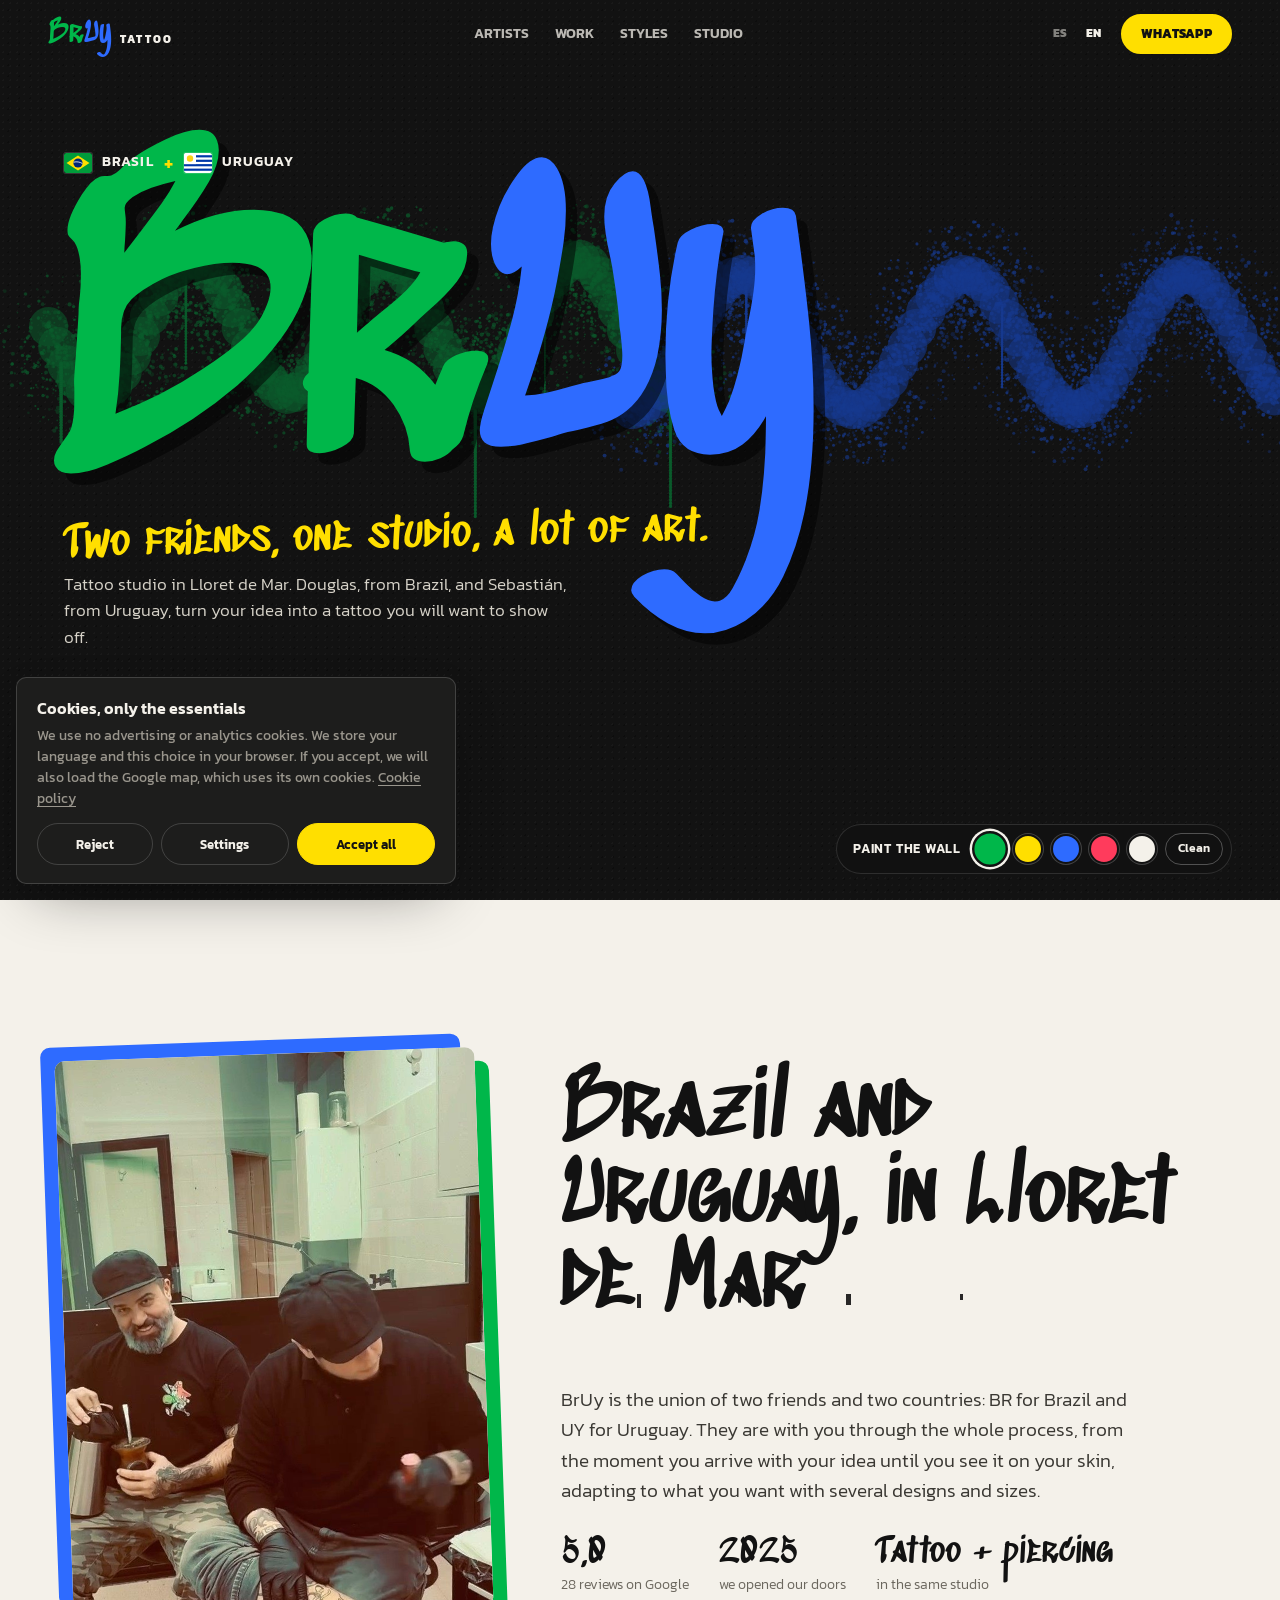
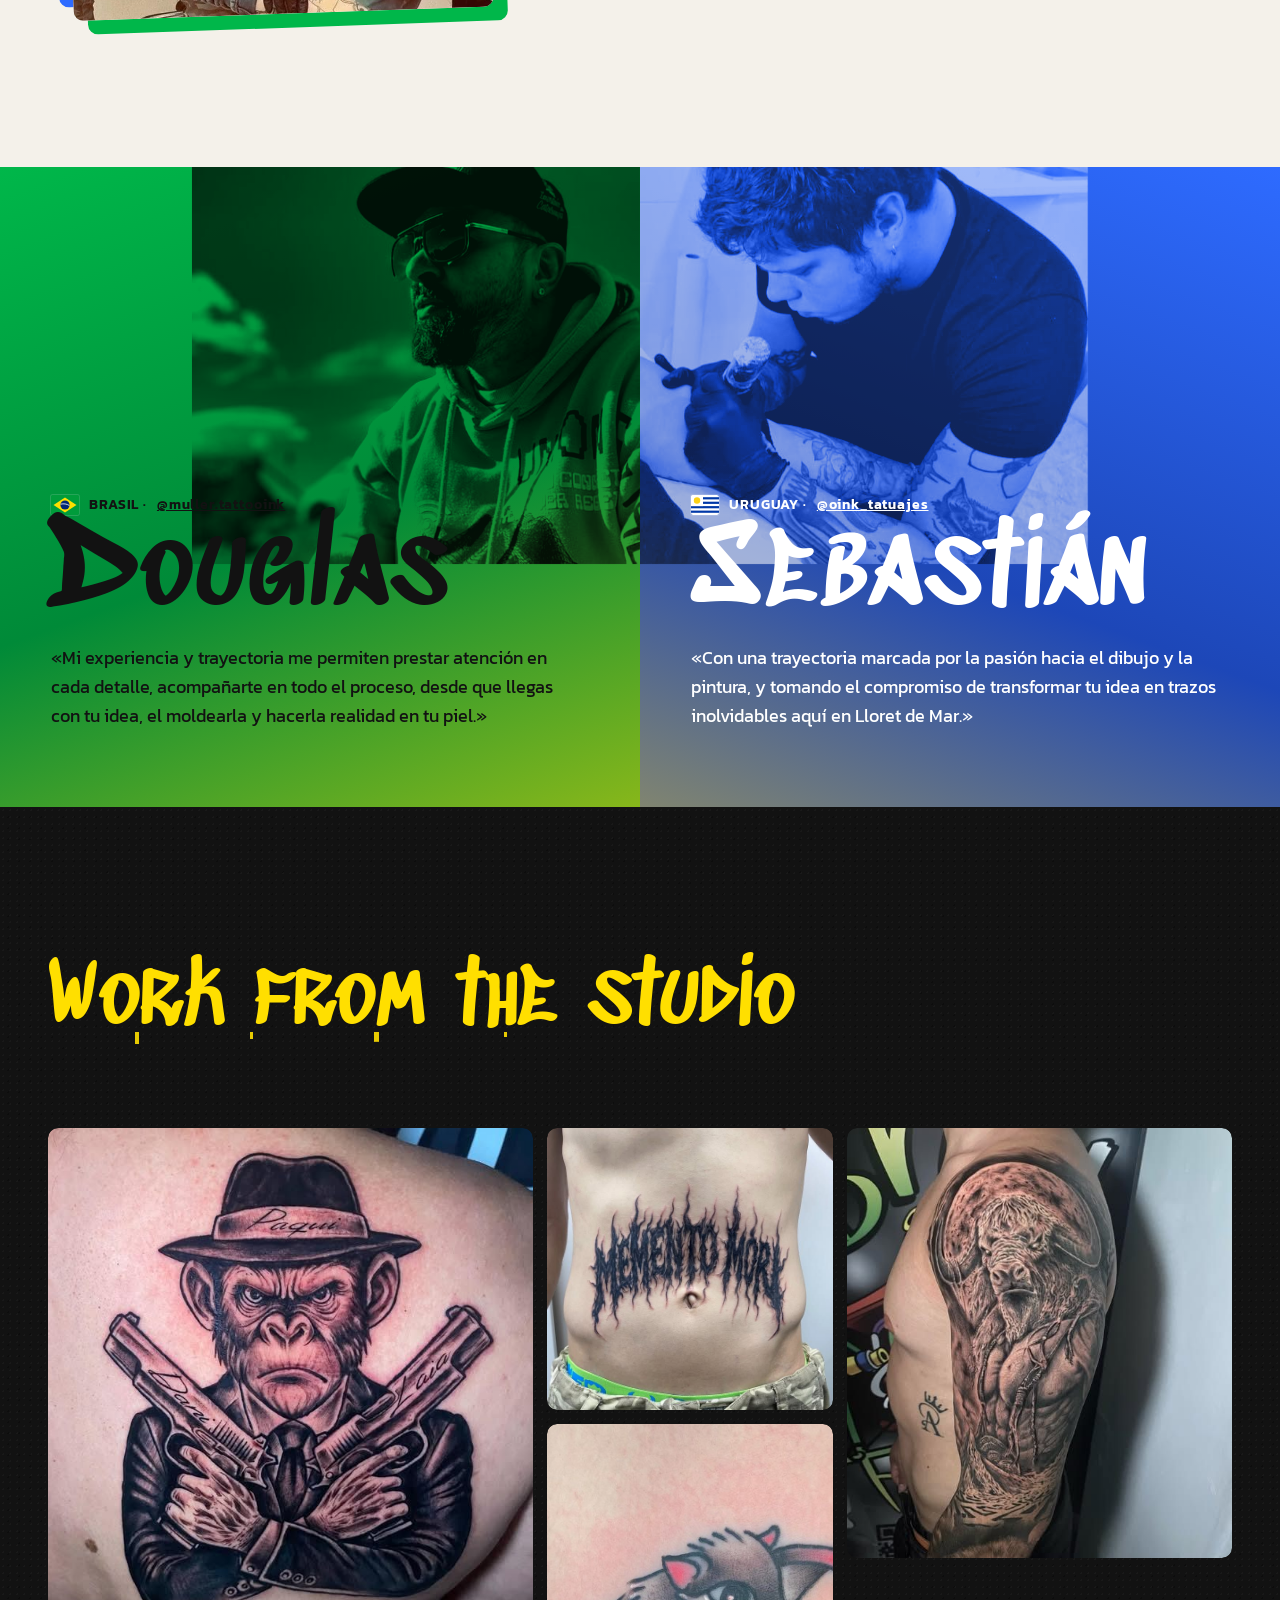
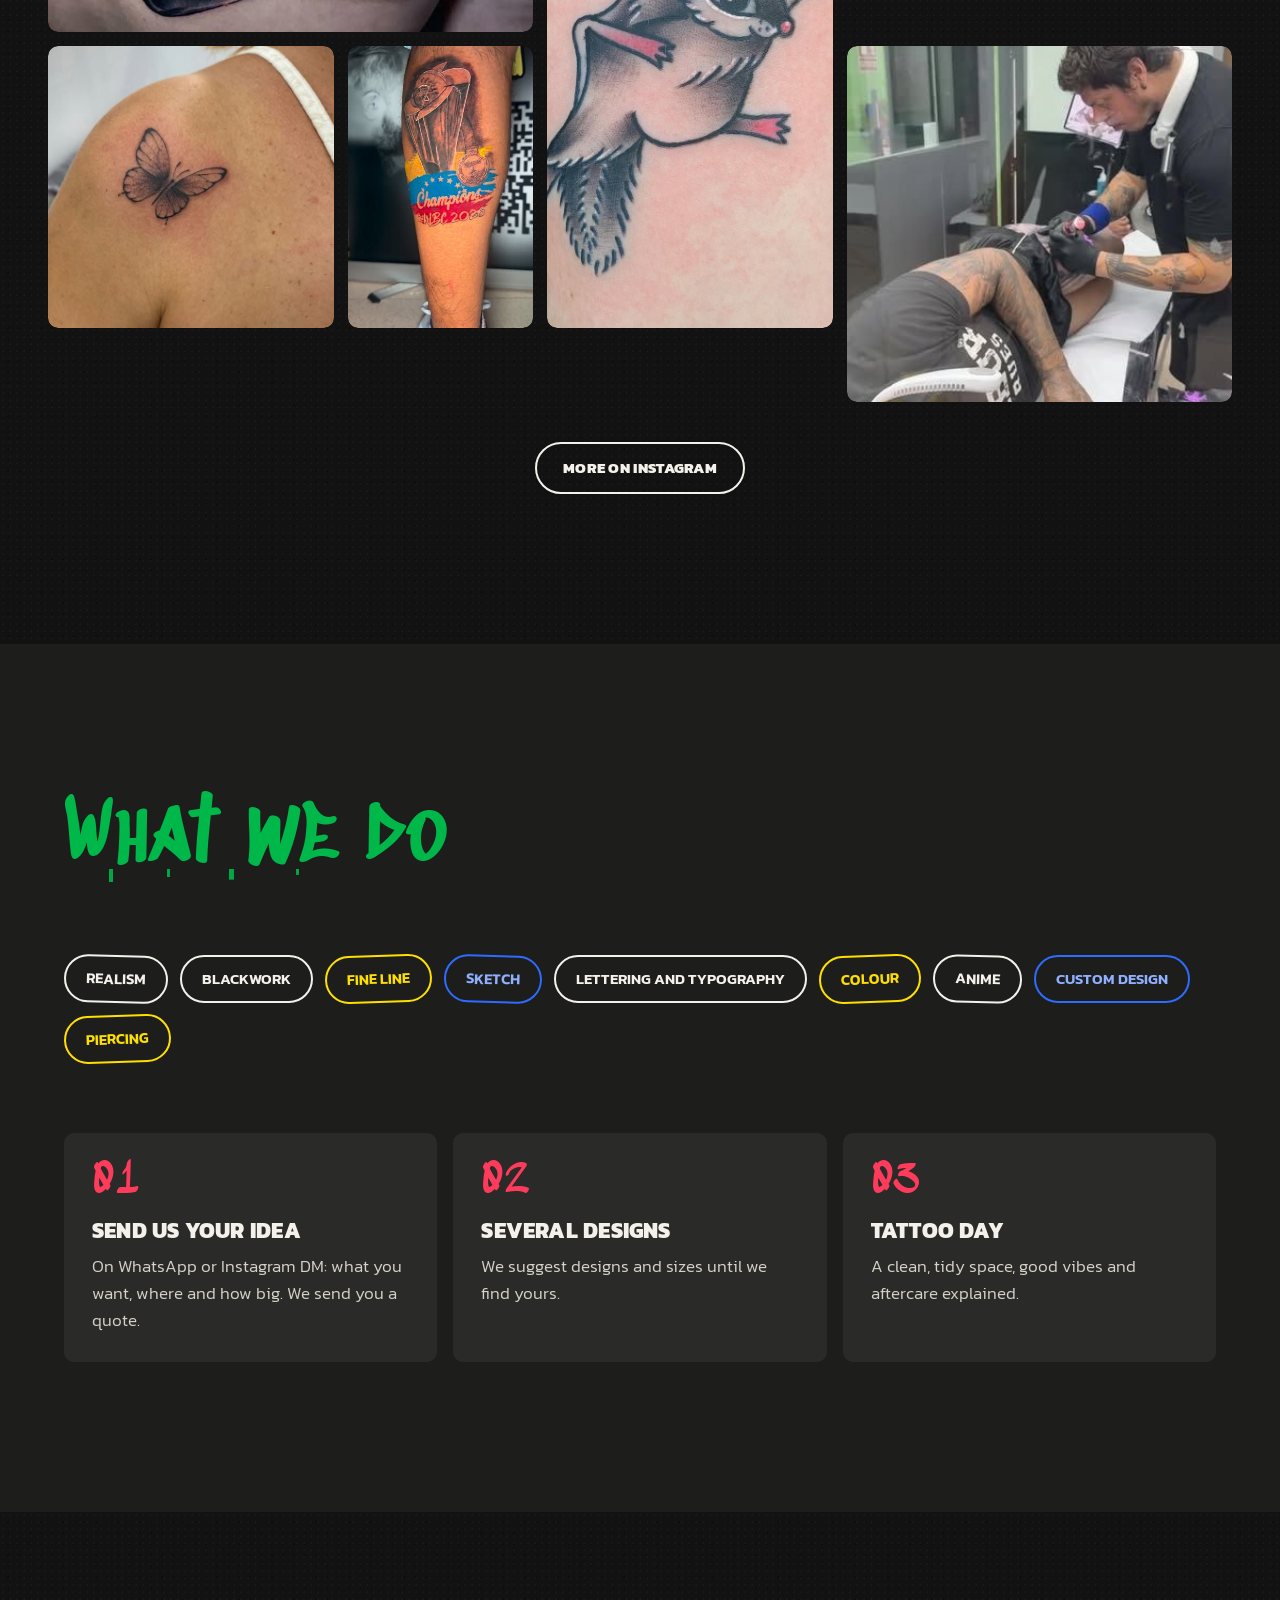
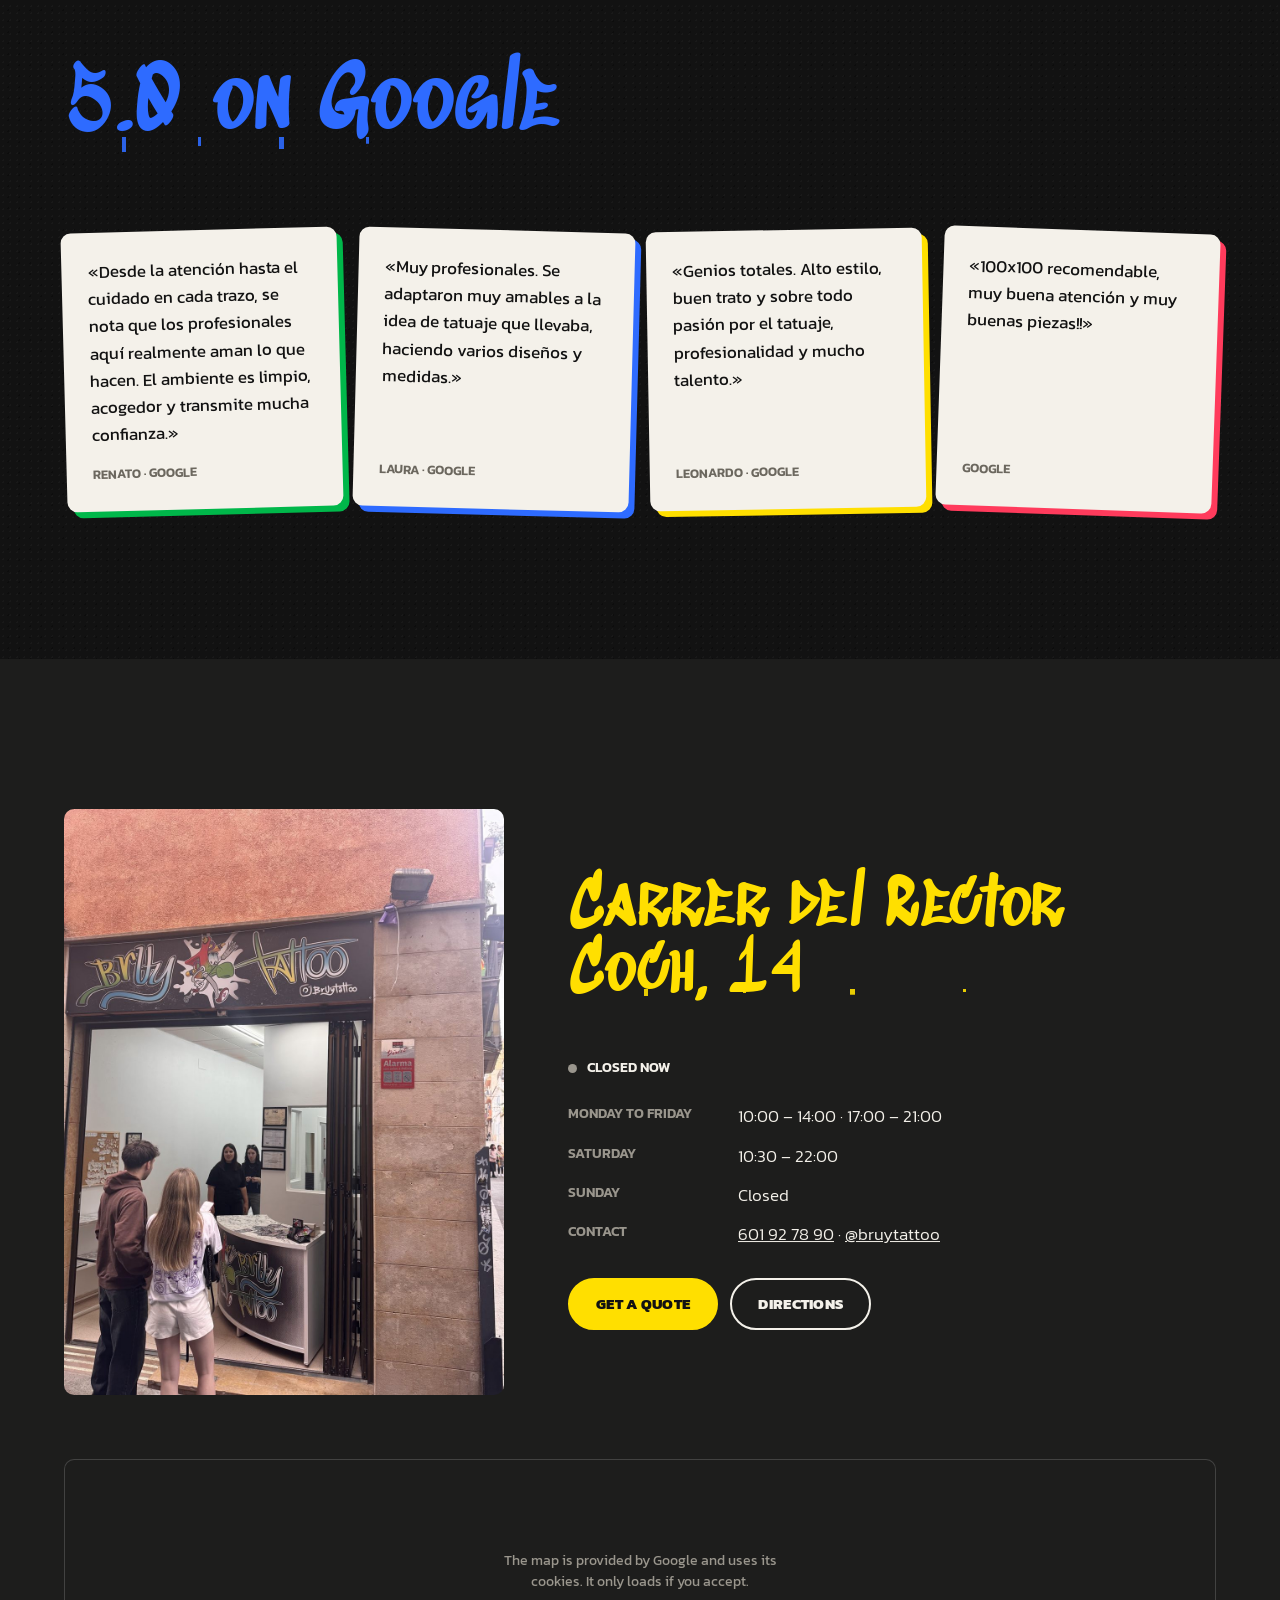
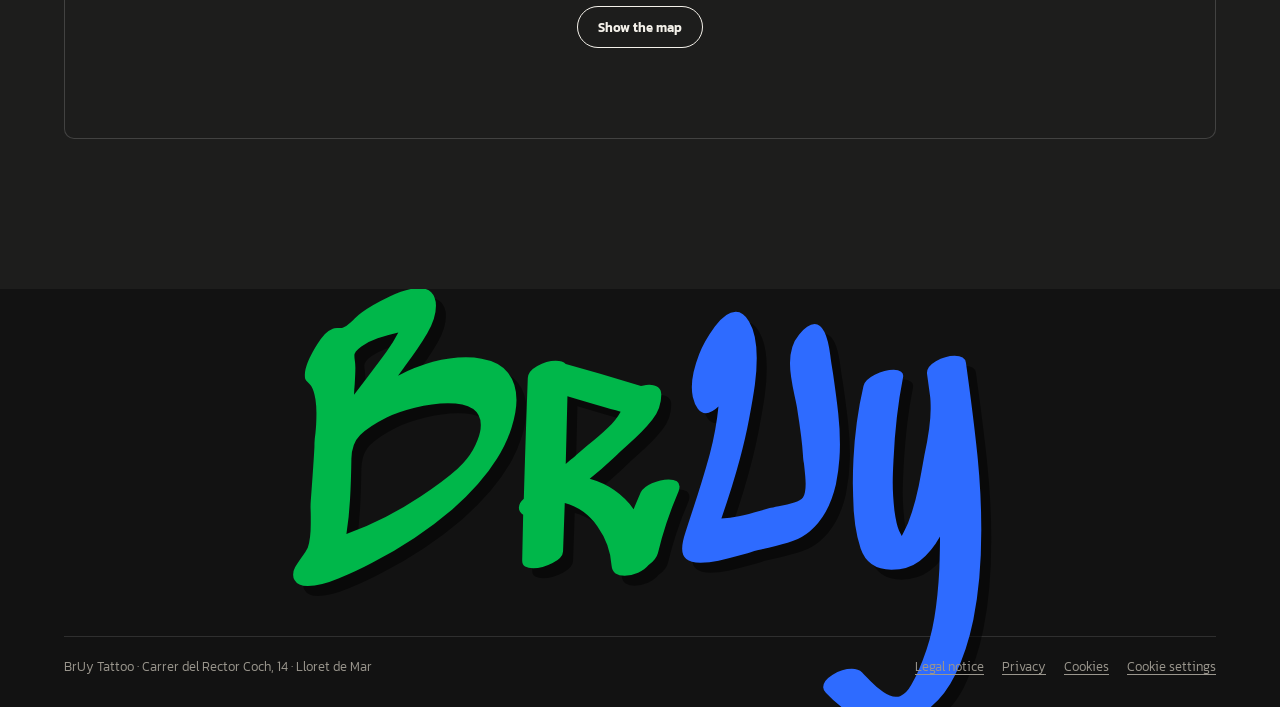
<file: index.html>
<!doctype html>
<html lang="es">
<head>
<meta charset="utf-8">
<meta name="viewport" content="width=device-width, initial-scale=1, viewport-fit=cover">
<title>BrUy Tattoo · Estudio de tatuajes en Lloret de Mar</title>
<meta name="description" content="BrUy Tattoo, Carrer del Rector Coch 14, Lloret de Mar. Douglas (Brasil) y Sebastián (Uruguay): realismo, blackwork, fine line, lettering, color y piercing. 5,0 en Google.">
<meta name="theme-color" content="#121212">
<link rel="icon" href="assets/favicon.svg" type="image/svg+xml">
<meta property="og:title" content="BrUy Tattoo · Lloret de Mar">
<meta property="og:description" content="Dos amigos, un estudio, mucho arte.">
<meta property="og:image" content="assets/img/fachada.jpg">
<link rel="stylesheet" href="css/fonts.css">
<link rel="stylesheet" href="css/style.css">
<link rel="stylesheet" href="css/legal.css">
<script type="application/ld+json">
{"@context":"https://schema.org","@type":"TattooParlor","name":"BrUy Tattoo","telephone":"+34601927890","address":{"@type":"PostalAddress","streetAddress":"Carrer del Rector Coch, 14, local","postalCode":"17310","addressLocality":"Lloret de Mar","addressRegion":"Girona","addressCountry":"ES"},"geo":{"@type":"GeoCoordinates","latitude":41.7000668,"longitude":2.8476328},"openingHoursSpecification":[{"@type":"OpeningHoursSpecification","dayOfWeek":["Monday","Tuesday","Wednesday","Thursday","Friday"],"opens":"10:00","closes":"14:00"},{"@type":"OpeningHoursSpecification","dayOfWeek":["Monday","Tuesday","Wednesday","Thursday","Friday"],"opens":"17:00","closes":"21:00"},{"@type":"OpeningHoursSpecification","dayOfWeek":"Saturday","opens":"10:30","closes":"22:00"}],"aggregateRating":{"@type":"AggregateRating","ratingValue":"5.0","reviewCount":"28"},"sameAs":["https://www.instagram.com/bruytattoo/"]}
</script>
</head>
<body>
<a class="skip" href="#main" data-i18n="skip">Saltar al contenido</a>
<svg width="0" height="0" class="defs" aria-hidden="true">
  <symbol id="fl-br" viewBox="0 0 28 20"><rect width="28" height="20" rx="2" fill="#009c3b"/><path d="M14 2.5 25.5 10 14 17.5 2.5 10Z" fill="#ffdf00"/><circle cx="14" cy="10" r="4.6" fill="#002776"/><path d="M9.6 9.2c3-.8 6.2-.3 8.8 1.3" stroke="#fff" stroke-width=".8" fill="none"/></symbol>
  <symbol id="fl-uy" viewBox="0 0 28 20"><rect width="28" height="20" rx="2" fill="#fff"/><g fill="#0038a8"><rect y="2.2" width="28" height="2.2"/><rect y="6.7" width="28" height="2.2"/><rect y="11.1" width="28" height="2.2"/><rect y="15.6" width="28" height="2.2"/></g><rect width="12" height="11.1" fill="#fff"/><circle cx="6" cy="5.5" r="3.2" fill="#fcd116"/></symbol>
</svg>

<header class="top">
  <a class="brand" href="#main" aria-label="BrUy Tattoo, inicio"><span class="b-br">Br</span><span class="b-uy">Uy</span><small>tattoo</small></a>
  <nav class="nav" aria-label="Principal">
    <a href="#artistas" data-i18n="n1">Artistas</a>
    <a href="#trabajos" data-i18n="n2">Trabajos</a>
    <a href="#estilos" data-i18n="n3">Estilos</a>
    <a href="#visita" data-i18n="n4">Estudio</a>
  </nav>
  <div class="top-r">
    <div class="langs" role="group" aria-label="Idioma"><button type="button" data-lang="es">ES</button><button type="button" data-lang="en">EN</button></div>
    <a class="btn btn-sm" href="https://wa.me/34601927890?text=Hola%20BrUy!%20Quiero%20pedir%20presupuesto%20para%20un%20tatuaje." target="_blank" rel="noopener">WhatsApp</a>
  </div>
</header>

<main id="main">
  <!-- PORTADA: el muro -->
  <section class="hero" aria-labelledby="h1">
    <canvas class="spray" id="spray" aria-hidden="true"></canvas>
    <div class="hero-in">
      <p class="hero-flags"><svg aria-hidden="true"><use href="#fl-br"/></svg><span>Brasil</span><i>+</i><svg aria-hidden="true"><use href="#fl-uy"/></svg><span>Uruguay</span></p>
      <h1 id="h1" class="tag"><span class="t-br">Br</span><span class="t-uy">Uy</span></h1>
      <p class="hero-claim" data-i18n="claim">Dos amigos, un estudio, mucho arte.</p>
      <p class="hero-p" data-i18n="hp">Estudio de tatuajes en Lloret de Mar. Douglas, de Brasil, y Sebastián, de Uruguay, convierten tu idea en un tatuaje que vas a querer enseñar.</p>
      <div class="hero-cta">
        <a class="btn" href="https://wa.me/34601927890?text=Hola%20BrUy!%20Quiero%20pedir%20presupuesto%20para%20un%20tatuaje." target="_blank" rel="noopener" data-i18n="quote">Pedir presupuesto</a>
        <a class="btn btn-line" href="#trabajos" data-i18n="see">Ver trabajos</a>
      </div>
    </div>
    <div class="cans" role="group" aria-label="Pinta el muro" data-i18n-attr="aria-label:cansL">
      <p class="cans-t" data-i18n="cansT">Pinta el muro</p>
      <button type="button" class="can" data-c="#00b74a" aria-label="Verde Brasil" data-i18n-attr="aria-label:c1" aria-pressed="true"></button>
      <button type="button" class="can" data-c="#ffdf00" aria-label="Amarillo Brasil" data-i18n-attr="aria-label:c2" aria-pressed="false"></button>
      <button type="button" class="can" data-c="#2e6bff" aria-label="Azul Uruguay" data-i18n-attr="aria-label:c3" aria-pressed="false"></button>
      <button type="button" class="can" data-c="#ff3b5c" aria-label="Rojo" data-i18n-attr="aria-label:c5" aria-pressed="false"></button>
      <button type="button" class="can" data-c="#f4f1ea" aria-label="Blanco" data-i18n-attr="aria-label:c6" aria-pressed="false"></button>
      <button type="button" class="clean" id="clean" data-i18n="clean">Limpiar</button>
    </div>
    <p class="hero-hint" data-i18n="hint">Mantén pulsado y mueve la máquina para pintar</p>
  </section>

  <!-- DOS AMIGOS -->
  <section class="amigos" aria-labelledby="am-h">
    <figure class="am-img"><img src="assets/img/dos-amigos.jpg" alt="Douglas y Sebastián juntos en el estudio BrUy" width="720" height="1280" loading="lazy" data-i18n-attr="alt:amAlt"></figure>
    <div class="am-txt">
      <h2 id="am-h" class="drip" data-i18n="amh">Brasil y Uruguay, en Lloret de Mar</h2>
      <p data-i18n="amp">BrUy es la unión de dos amigos y dos países: BR de Brasil y UY de Uruguay. Te acompañan en todo el proceso, desde que llegas con tu idea hasta que la ves en tu piel, y se adaptan a lo que buscas con varios diseños y medidas.</p>
      <ul class="am-facts">
        <li><b>5,0</b><span data-i18n="f1">28 reseñas en Google</span></li>
        <li><b>2025</b><span data-i18n="f2">abrimos las puertas</span></li>
        <li><b data-i18n="f3b">Tattoo + piercing</b><span data-i18n="f3">en el mismo estudio</span></li>
      </ul>
    </div>
  </section>

  <!-- ARTISTAS -->
  <section class="artistas" id="artistas" aria-labelledby="ar-h">
    <h2 id="ar-h" class="sr" data-i18n="arh">Artistas</h2>
    <article class="art art-br">
      <figure><img src="assets/img/douglas.jpg" alt="Douglas con gorra y gafas de sol" width="640" height="412" loading="lazy" data-i18n-attr="alt:dgAlt"></figure>
      <div class="art-b">
        <p class="art-k"><svg aria-hidden="true"><use href="#fl-br"/></svg> Brasil · <a href="https://www.instagram.com/muller.tattooink/" target="_blank" rel="noopener">@muller.tattooink</a></p>
        <h3>Douglas</h3>
        <p lang="es">«Mi experiencia y trayectoria me permiten prestar atención en cada detalle, acompañarte en todo el proceso, desde que llegas con tu idea, el moldearla y hacerla realidad en tu piel.»</p>
      </div>
    </article>
    <article class="art art-uy">
      <figure><img src="assets/img/sebastian.jpg" alt="Sebastián tatuando concentrado, en blanco y negro" width="603" height="640" loading="lazy" data-i18n-attr="alt:sbAlt"></figure>
      <div class="art-b">
        <p class="art-k"><svg aria-hidden="true"><use href="#fl-uy"/></svg> Uruguay · <a href="https://www.instagram.com/oink_tatuajes/" target="_blank" rel="noopener">@oink_tatuajes</a></p>
        <h3>Sebastián</h3>
        <p lang="es">«Con una trayectoria marcada por la pasión hacia el dibujo y la pintura, y tomando el compromiso de transformar tu idea en trazos inolvidables aquí en Lloret de Mar.»</p>
      </div>
    </article>
  </section>

  <!-- TRABAJOS: aparecen con espray -->
  <section class="trabajos" id="trabajos" aria-labelledby="tb-h">
    <h2 id="tb-h" class="drip" data-i18n="tbh">Trabajos del estudio</h2>
    <div class="wall">
      <figure class="pc pc-a"><img src="assets/img/mono.jpg" alt="Mono gánster con sombrero y pistolas, black and grey" width="640" height="640" loading="lazy" data-i18n-attr="alt:w1"></figure>
      <figure class="pc pc-b"><img src="assets/img/memento-mori.jpg" alt="Lettering Memento Mori en el abdomen" width="640" height="640" loading="lazy" data-i18n-attr="alt:w2"></figure>
      <figure class="pc pc-c"><img src="assets/img/realismo-hombro.jpg" alt="Realismo en el hombro con rostros y detalles" width="530" height="640" loading="lazy" data-i18n-attr="alt:w3"></figure>
      <figure class="pc pc-d"><img src="assets/img/ardilla.jpg" alt="Ardilla en estilo cartoon a color en el antebrazo" width="1080" height="1069" loading="lazy" data-i18n-attr="alt:w4"></figure>
      <figure class="pc pc-e"><img src="assets/img/mariposa.jpg" alt="Mariposa en black and grey en el hombro" width="612" height="640" loading="lazy" data-i18n-attr="alt:w5"></figure>
      <figure class="pc pc-f"><img src="assets/img/pierna-color.jpg" alt="Tatuaje a color en la pierna con la palabra Champion" width="361" height="640" loading="lazy" data-i18n-attr="alt:w6"></figure>
      <figure class="pc pc-g"><img src="assets/img/tatuando.jpg" alt="Tatuando una espalda en el estudio" width="360" height="640" loading="lazy" data-i18n-attr="alt:w7"></figure>
    </div>
    <p class="wall-more"><a class="btn btn-line" href="https://www.instagram.com/bruytattoo/" target="_blank" rel="noopener" data-i18n="more">Más en Instagram</a></p>
  </section>

  <!-- ESTILOS -->
  <section class="estilos" id="estilos" aria-labelledby="es-h">
    <h2 id="es-h" class="drip" data-i18n="esh">Lo que hacemos</h2>
    <ul class="tags">
      <li data-i18n="e1">Realismo</li><li>Blackwork</li><li>Fine line</li><li>Sketch</li><li data-i18n="e5">Lettering y tipografía</li><li data-i18n="e6">Color</li><li>Anime</li><li data-i18n="e8">Diseño a medida</li><li>Piercing</li>
    </ul>
    <div class="how">
      <div><b>01</b><h3 data-i18n="h1h">Mándanos tu idea</h3><p data-i18n="h1p">Por WhatsApp o mensaje directo en Instagram: qué quieres, zona y tamaño. Te pasamos presupuesto.</p></div>
      <div><b>02</b><h3 data-i18n="h2h">Varios diseños</h3><p data-i18n="h2p">Te proponemos diseños y medidas hasta dar con el tuyo.</p></div>
      <div><b>03</b><h3 data-i18n="h3h">Día de tatuaje</h3><p data-i18n="h3p">Espacio limpio y ordenado, buen ambiente y cuidados posteriores explicados.</p></div>
    </div>
  </section>

  <!-- RESEÑAS -->
  <section class="resenas" aria-labelledby="rs-h">
    <h2 id="rs-h" class="drip" data-i18n="rsh">5,0 en Google</h2>
    <div class="rs">
      <blockquote><p lang="es">«Desde la atención hasta el cuidado en cada trazo, se nota que los profesionales aquí realmente aman lo que hacen. El ambiente es limpio, acogedor y transmite mucha confianza.»</p><cite>Renato · Google</cite></blockquote>
      <blockquote><p lang="es">«Muy profesionales. Se adaptaron muy amables a la idea de tatuaje que llevaba, haciendo varios diseños y medidas.»</p><cite>Laura · Google</cite></blockquote>
      <blockquote><p lang="es">«Genios totales. Alto estilo, buen trato y sobre todo pasión por el tatuaje, profesionalidad y mucho talento.»</p><cite>Leonardo · Google</cite></blockquote>
      <blockquote><p lang="es">«100x100 recomendable, muy buena atención y muy buenas piezas!!»</p><cite>Google</cite></blockquote>
    </div>
  </section>

  <!-- VISITA -->
  <section class="visita" id="visita" aria-labelledby="vs-h">
    <figure class="vs-img"><img src="assets/img/fachada.jpg" alt="Fachada del estudio con el logotipo de BrUy Tattoo en colores" width="1050" height="1400" loading="lazy" data-i18n-attr="alt:fach"></figure>
    <div class="vs-txt">
      <h2 id="vs-h" class="drip" data-i18n="vsh">Carrer del Rector Coch, 14</h2>
      <p class="now" id="now"></p>
      <dl>
        <dt data-i18n="d1">Lunes a viernes</dt><dd>10:00 – 14:00 · 17:00 – 21:00</dd>
        <dt data-i18n="d2">Sábado</dt><dd>10:30 – 22:00</dd>
        <dt data-i18n="d3">Domingo</dt><dd data-i18n="closed">Cerrado</dd>
        <dt data-i18n="d4">Contacto</dt><dd><a href="tel:+34601927890">601 92 78 90</a> · <a href="https://www.instagram.com/bruytattoo/" target="_blank" rel="noopener">@bruytattoo</a></dd>
      </dl>
      <div class="vs-cta">
        <a class="btn" href="https://wa.me/34601927890?text=Hola%20BrUy!%20Quiero%20pedir%20presupuesto%20para%20un%20tatuaje." target="_blank" rel="noopener" data-i18n="quote">Pedir presupuesto</a>
        <a class="btn btn-line" href="https://www.google.com/maps/dir/?api=1&destination=BrUy+tattoo+Lloret+de+Mar" target="_blank" rel="noopener" data-i18n="route">Cómo llegar</a>
      </div>
    </div>
    <div class="cc-map vs-map" data-src="https://www.google.com/maps?q=BrUy+tattoo,+Carrer+del+Rector+Coch+14,+Lloret+de+Mar&output=embed" data-title="Mapa: BrUy Tattoo"></div>
  </section>
</main>

<footer class="foot">
  <p class="foot-big" aria-hidden="true"><span class="t-br">Br</span><span class="t-uy">Uy</span></p>
  <div class="foot-row">
    <p>BrUy Tattoo · Carrer del Rector Coch, 14 · Lloret de Mar</p>
    <nav class="foot-links" aria-label="Información legal">
      <a href="aviso-legal.html" data-i18n="lg1">Aviso legal</a>
      <a href="privacidad.html" data-i18n="lg2">Privacidad</a>
      <a href="cookies.html" data-i18n="lg3">Cookies</a>
      <button type="button" data-cookies-open data-i18n="lg4">Configurar cookies</button>
    </nav>
  </div>
</footer>

<script src="js/en.js"></script>
<script src="js/i18n.js" data-site="bruy-tattoo"></script>
<script src="js/consent.js" data-site="bruy-tattoo"></script>
<script src="js/vendor/gsap.min.js"></script>
<script src="js/vendor/ScrollTrigger.min.js"></script>
<script src="js/main.js"></script>
</body>
</html>
</file>
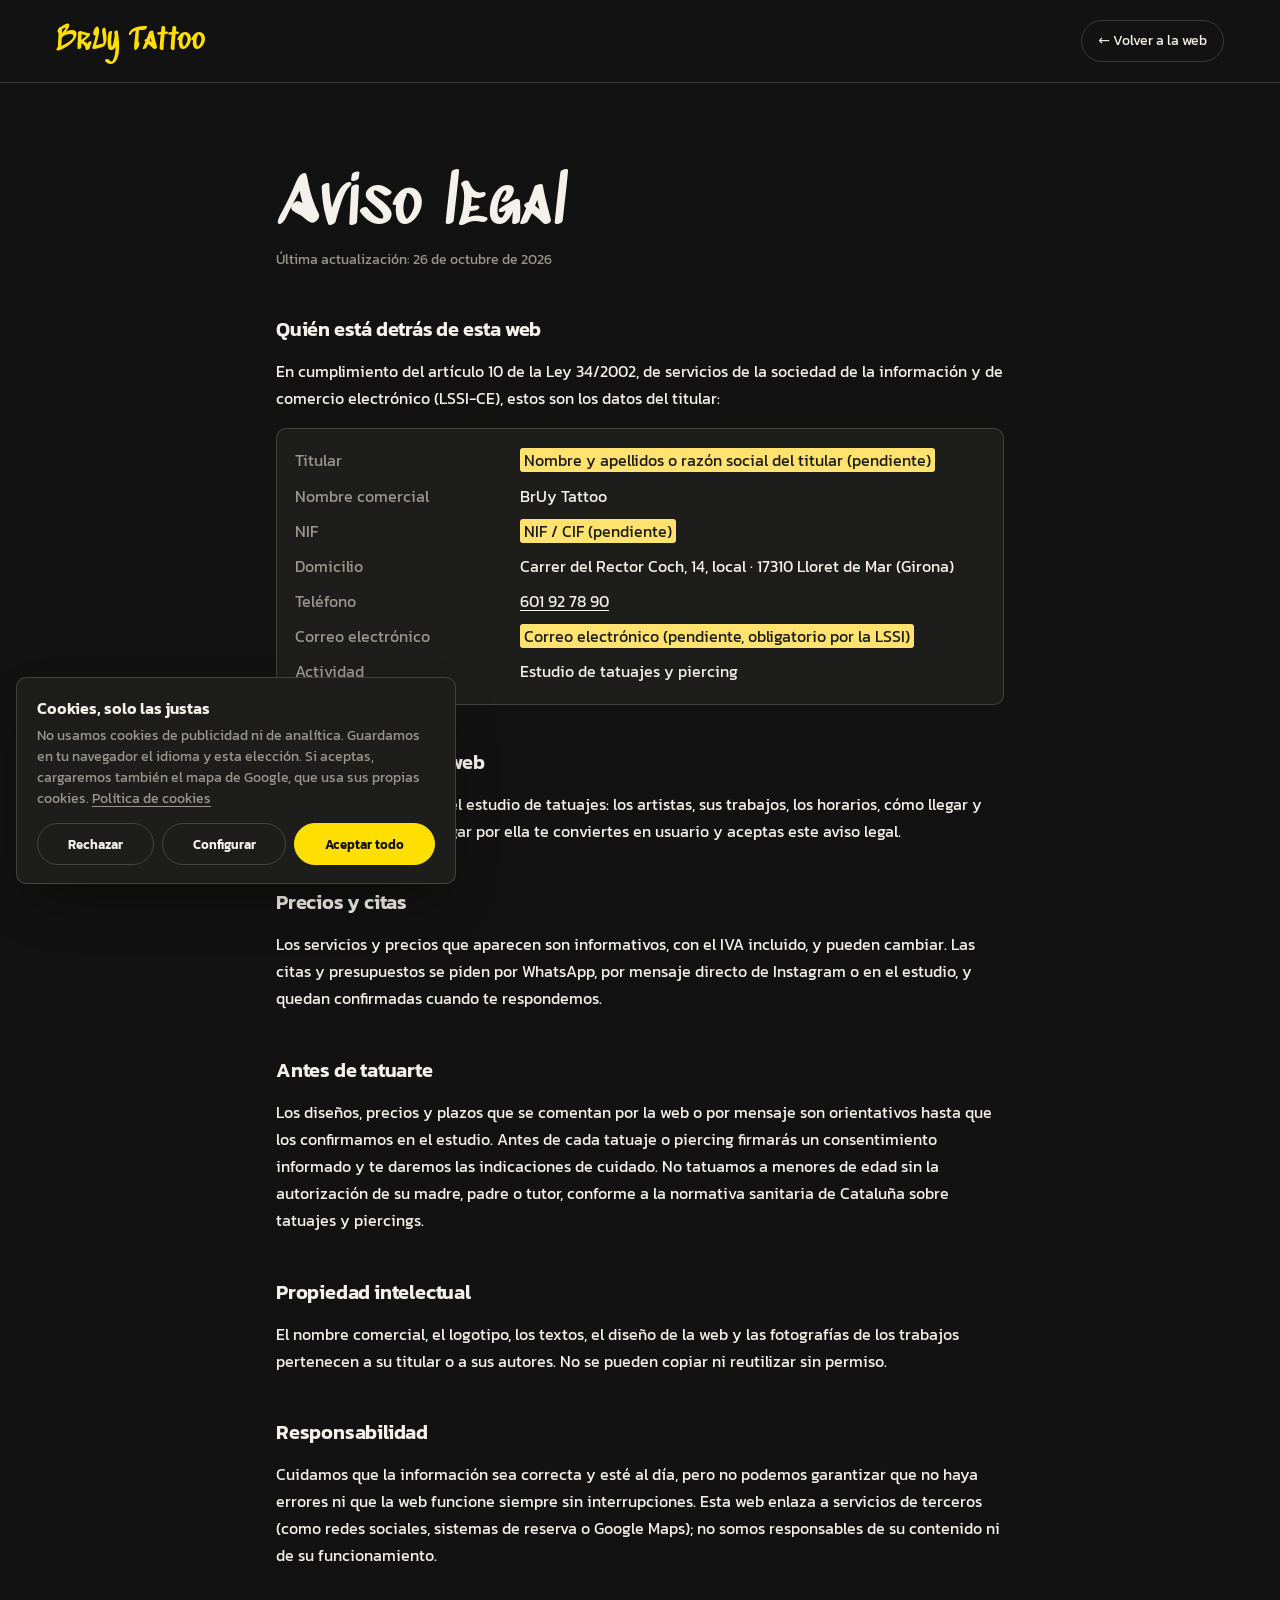
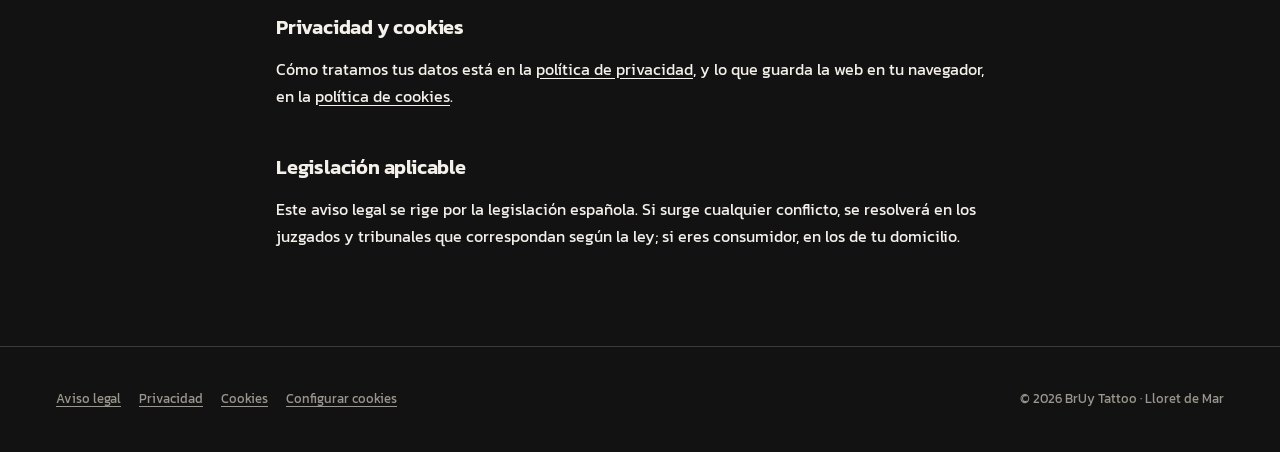
<file: aviso-legal.html>
<!doctype html>
<html lang="es">
<head>
<meta charset="utf-8">
<meta name="viewport" content="width=device-width, initial-scale=1, viewport-fit=cover">
<title>Aviso legal · BrUy Tattoo</title>
<meta name="robots" content="noindex, follow">
<meta name="theme-color" content="#121212">
<link rel="icon" href="assets/favicon.svg" type="image/svg+xml">
<link rel="stylesheet" href="css/fonts.css">
<link rel="stylesheet" href="css/style.css">
<link rel="stylesheet" href="css/legal.css">
</head>
<body class="legal-page">
<header class="legal-top">
  <a class="legal-brand" href="./">BrUy Tattoo</a>
  <a class="legal-back" href="./">&larr; Volver a la web</a>
</header>
<main class="legal">
  <h1>Aviso legal</h1>
  <p class="upd">Última actualización: 26 de octubre de 2026</p>

  <h2>Quién está detrás de esta web</h2>
  <p>En cumplimiento del artículo 10 de la Ley 34/2002, de servicios de la sociedad de la información y de comercio electrónico (LSSI-CE), estos son los datos del titular:</p>
  <dl>
    <dt>Titular</dt><dd><mark>Nombre y apellidos o razón social del titular (pendiente)</mark></dd>
    <dt>Nombre comercial</dt><dd>BrUy Tattoo</dd>
    <dt>NIF</dt><dd><mark>NIF / CIF (pendiente)</mark></dd>
    <dt>Domicilio</dt><dd>Carrer del Rector Coch, 14, local · 17310 Lloret de Mar (Girona)</dd>
    <dt>Teléfono</dt><dd><a href="tel:+34601927890">601 92 78 90</a></dd>
    <dt>Correo electrónico</dt><dd><mark>Correo electrónico (pendiente, obligatorio por la LSSI)</mark></dd>
    <dt>Actividad</dt><dd>Estudio de tatuajes y piercing</dd>
  </dl>

  <h2>Para qué sirve esta web</h2>
  <p>Esta web informa sobre el estudio de tatuajes: los artistas, sus trabajos, los horarios, cómo llegar y cómo pedir cita. Al navegar por ella te conviertes en usuario y aceptas este aviso legal.</p>

  <h2>Precios y citas</h2>
  <p>Los servicios y precios que aparecen son informativos, con el IVA incluido, y pueden cambiar. Las citas y presupuestos se piden por WhatsApp, por mensaje directo de Instagram o en el estudio, y quedan confirmadas cuando te respondemos.</p>

  <h2>Antes de tatuarte</h2>
  <p>Los diseños, precios y plazos que se comentan por la web o por mensaje son orientativos hasta que los confirmamos en el estudio. Antes de cada tatuaje o piercing firmarás un consentimiento informado y te daremos las indicaciones de cuidado. No tatuamos a menores de edad sin la autorización de su madre, padre o tutor, conforme a la normativa sanitaria de Cataluña sobre tatuajes y piercings.</p>
  <h2>Propiedad intelectual</h2>
  <p>El nombre comercial, el logotipo, los textos, el diseño de la web y las fotografías de los trabajos pertenecen a su titular o a sus autores. No se pueden copiar ni reutilizar sin permiso.</p>

  <h2>Responsabilidad</h2>
  <p>Cuidamos que la información sea correcta y esté al día, pero no podemos garantizar que no haya errores ni que la web funcione siempre sin interrupciones. Esta web enlaza a servicios de terceros (como redes sociales, sistemas de reserva o Google Maps); no somos responsables de su contenido ni de su funcionamiento.</p>

  <h2>Privacidad y cookies</h2>
  <p>Cómo tratamos tus datos está en la <a href="privacidad.html">política de privacidad</a>, y lo que guarda la web en tu navegador, en la <a href="cookies.html">política de cookies</a>.</p>

  <h2>Legislación aplicable</h2>
  <p>Este aviso legal se rige por la legislación española. Si surge cualquier conflicto, se resolverá en los juzgados y tribunales que correspondan según la ley; si eres consumidor, en los de tu domicilio.</p>
</main>
<footer class="legal-foot">
  <nav class="legal-links" aria-label="Información legal">
    <a href="aviso-legal.html" aria-current="page">Aviso legal</a>
    <a href="privacidad.html">Privacidad</a>
    <a href="cookies.html">Cookies</a>
    <button type="button" data-cookies-open>Configurar cookies</button>
  </nav>
  <p>© 2026 BrUy Tattoo · Lloret de Mar</p>
</footer>
<script src="js/consent.js" data-site="bruy-tattoo"></script>
</body>
</html>
</file>
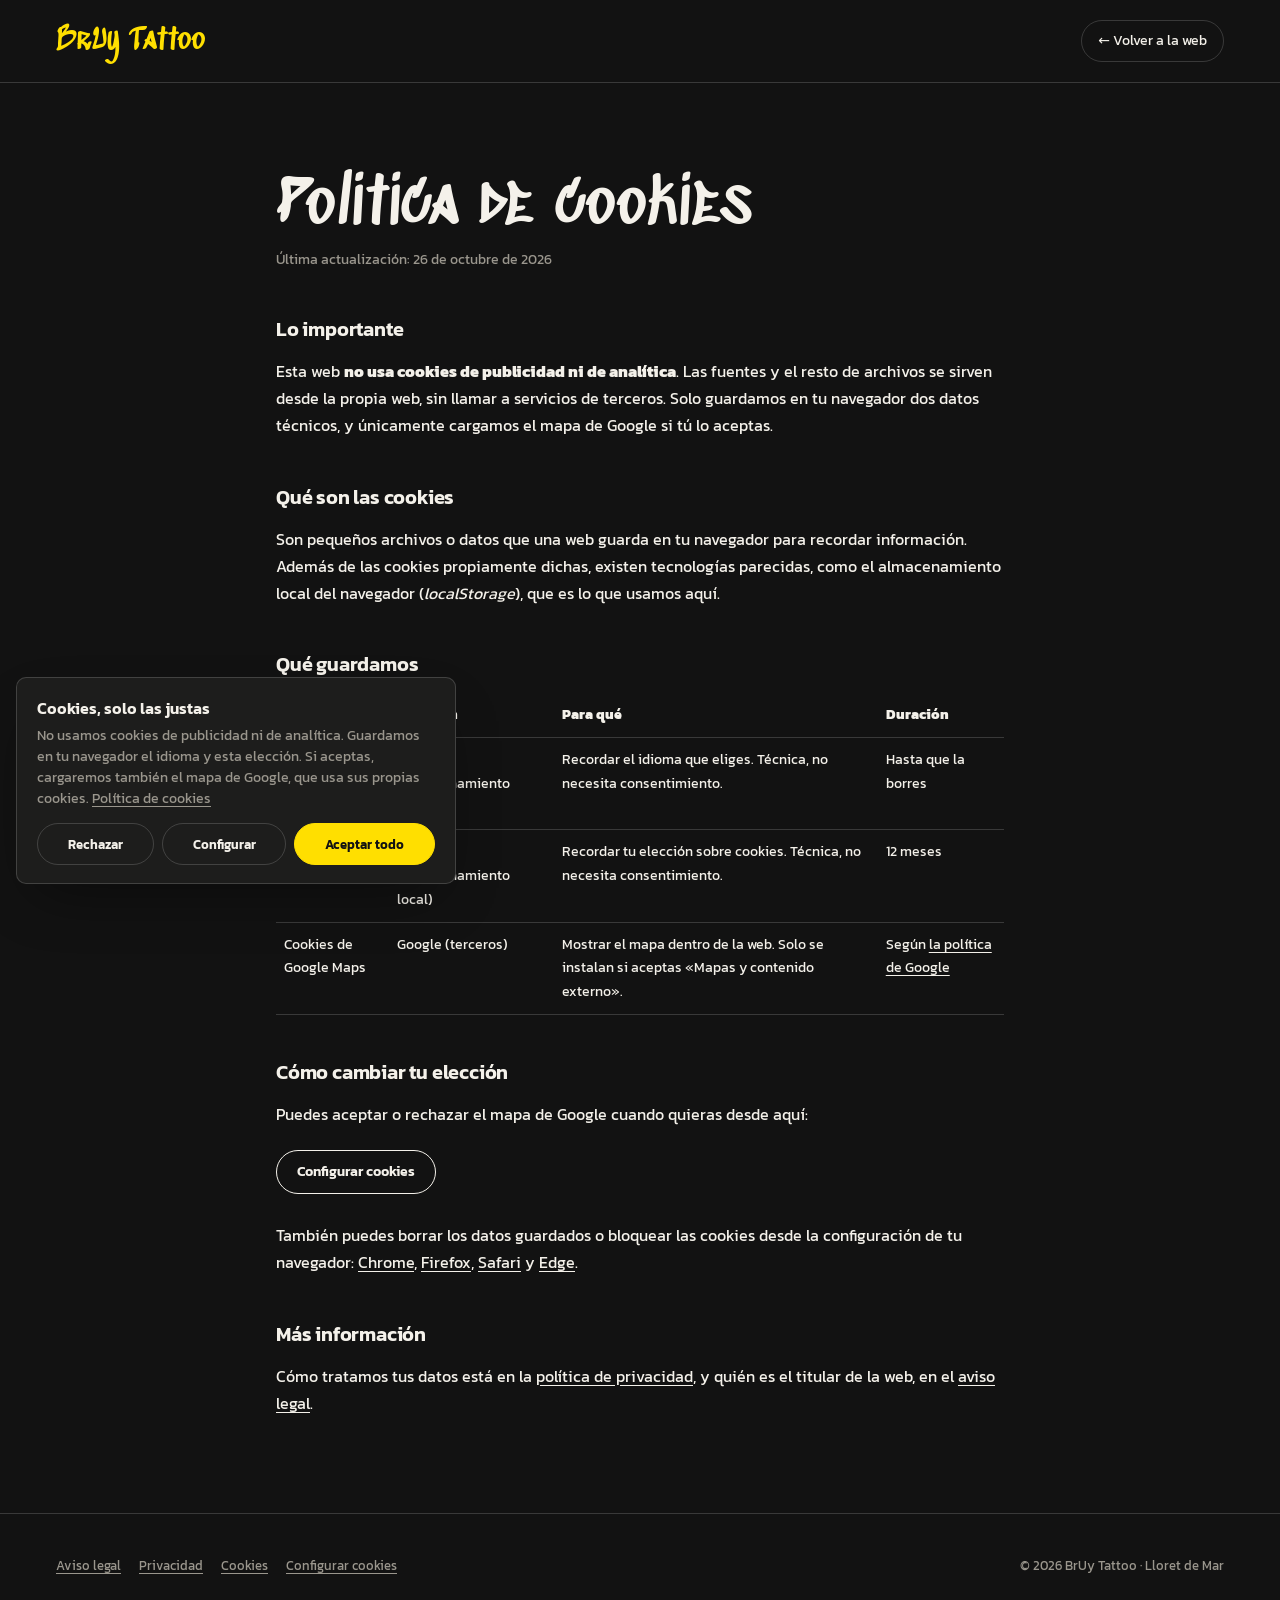
<file: cookies.html>
<!doctype html>
<html lang="es">
<head>
<meta charset="utf-8">
<meta name="viewport" content="width=device-width, initial-scale=1, viewport-fit=cover">
<title>Política de cookies · BrUy Tattoo</title>
<meta name="robots" content="noindex, follow">
<meta name="theme-color" content="#121212">
<link rel="icon" href="assets/favicon.svg" type="image/svg+xml">
<link rel="stylesheet" href="css/fonts.css">
<link rel="stylesheet" href="css/style.css">
<link rel="stylesheet" href="css/legal.css">
</head>
<body class="legal-page">
<header class="legal-top">
  <a class="legal-brand" href="./">BrUy Tattoo</a>
  <a class="legal-back" href="./">&larr; Volver a la web</a>
</header>
<main class="legal">
  <h1>Política de cookies</h1>
  <p class="upd">Última actualización: 26 de octubre de 2026</p>

  <h2>Lo importante</h2>
  <p>Esta web <strong>no usa cookies de publicidad ni de analítica</strong>. Las fuentes y el resto de archivos se sirven desde la propia web, sin llamar a servicios de terceros. Solo guardamos en tu navegador dos datos técnicos, y únicamente cargamos el mapa de Google si tú lo aceptas.</p>

  <h2>Qué son las cookies</h2>
  <p>Son pequeños archivos o datos que una web guarda en tu navegador para recordar información. Además de las cookies propiamente dichas, existen tecnologías parecidas, como el almacenamiento local del navegador (<em>localStorage</em>), que es lo que usamos aquí.</p>

  <h2>Qué guardamos</h2>
  <table>
    <thead><tr><th>Nombre</th><th>De quién</th><th>Para qué</th><th>Duración</th></tr></thead>
    <tbody>
      <tr><td>bruy-tattoo-lang</td><td>Propia (almacenamiento local)</td><td>Recordar el idioma que eliges. Técnica, no necesita consentimiento.</td><td>Hasta que la borres</td></tr>
      <tr><td>bruy-tattoo-consent</td><td>Propia (almacenamiento local)</td><td>Recordar tu elección sobre cookies. Técnica, no necesita consentimiento.</td><td>12 meses</td></tr>
      <tr><td>Cookies de Google Maps</td><td>Google (terceros)</td><td>Mostrar el mapa dentro de la web. Solo se instalan si aceptas «Mapas y contenido externo».</td><td>Según <a href="https://policies.google.com/technologies/cookies?hl=es" target="_blank" rel="noopener">la política de Google</a></td></tr>
    </tbody>
  </table>

  <h2>Cómo cambiar tu elección</h2>
  <p>Puedes aceptar o rechazar el mapa de Google cuando quieras desde aquí:</p>
  <button type="button" class="legal-btn" data-cookies-open>Configurar cookies</button>
  <p>También puedes borrar los datos guardados o bloquear las cookies desde la configuración de tu navegador:
    <a href="https://support.google.com/chrome/answer/95647?hl=es" target="_blank" rel="noopener">Chrome</a>,
    <a href="https://support.mozilla.org/es/kb/Borrar%20cookies" target="_blank" rel="noopener">Firefox</a>,
    <a href="https://support.apple.com/es-es/guide/safari/sfri11471/mac" target="_blank" rel="noopener">Safari</a> y
    <a href="https://support.microsoft.com/es-es/microsoft-edge/eliminar-las-cookies-en-microsoft-edge-63947406-40ac-c3b8-57b9-2a946a29ae09" target="_blank" rel="noopener">Edge</a>.</p>

  <h2>Más información</h2>
  <p>Cómo tratamos tus datos está en la <a href="privacidad.html">política de privacidad</a>, y quién es el titular de la web, en el <a href="aviso-legal.html">aviso legal</a>.</p>
</main>
<footer class="legal-foot">
  <nav class="legal-links" aria-label="Información legal">
    <a href="aviso-legal.html">Aviso legal</a>
    <a href="privacidad.html">Privacidad</a>
    <a href="cookies.html" aria-current="page">Cookies</a>
    <button type="button" data-cookies-open>Configurar cookies</button>
  </nav>
  <p>© 2026 BrUy Tattoo · Lloret de Mar</p>
</footer>
<script src="js/consent.js" data-site="bruy-tattoo"></script>
</body>
</html>
</file>
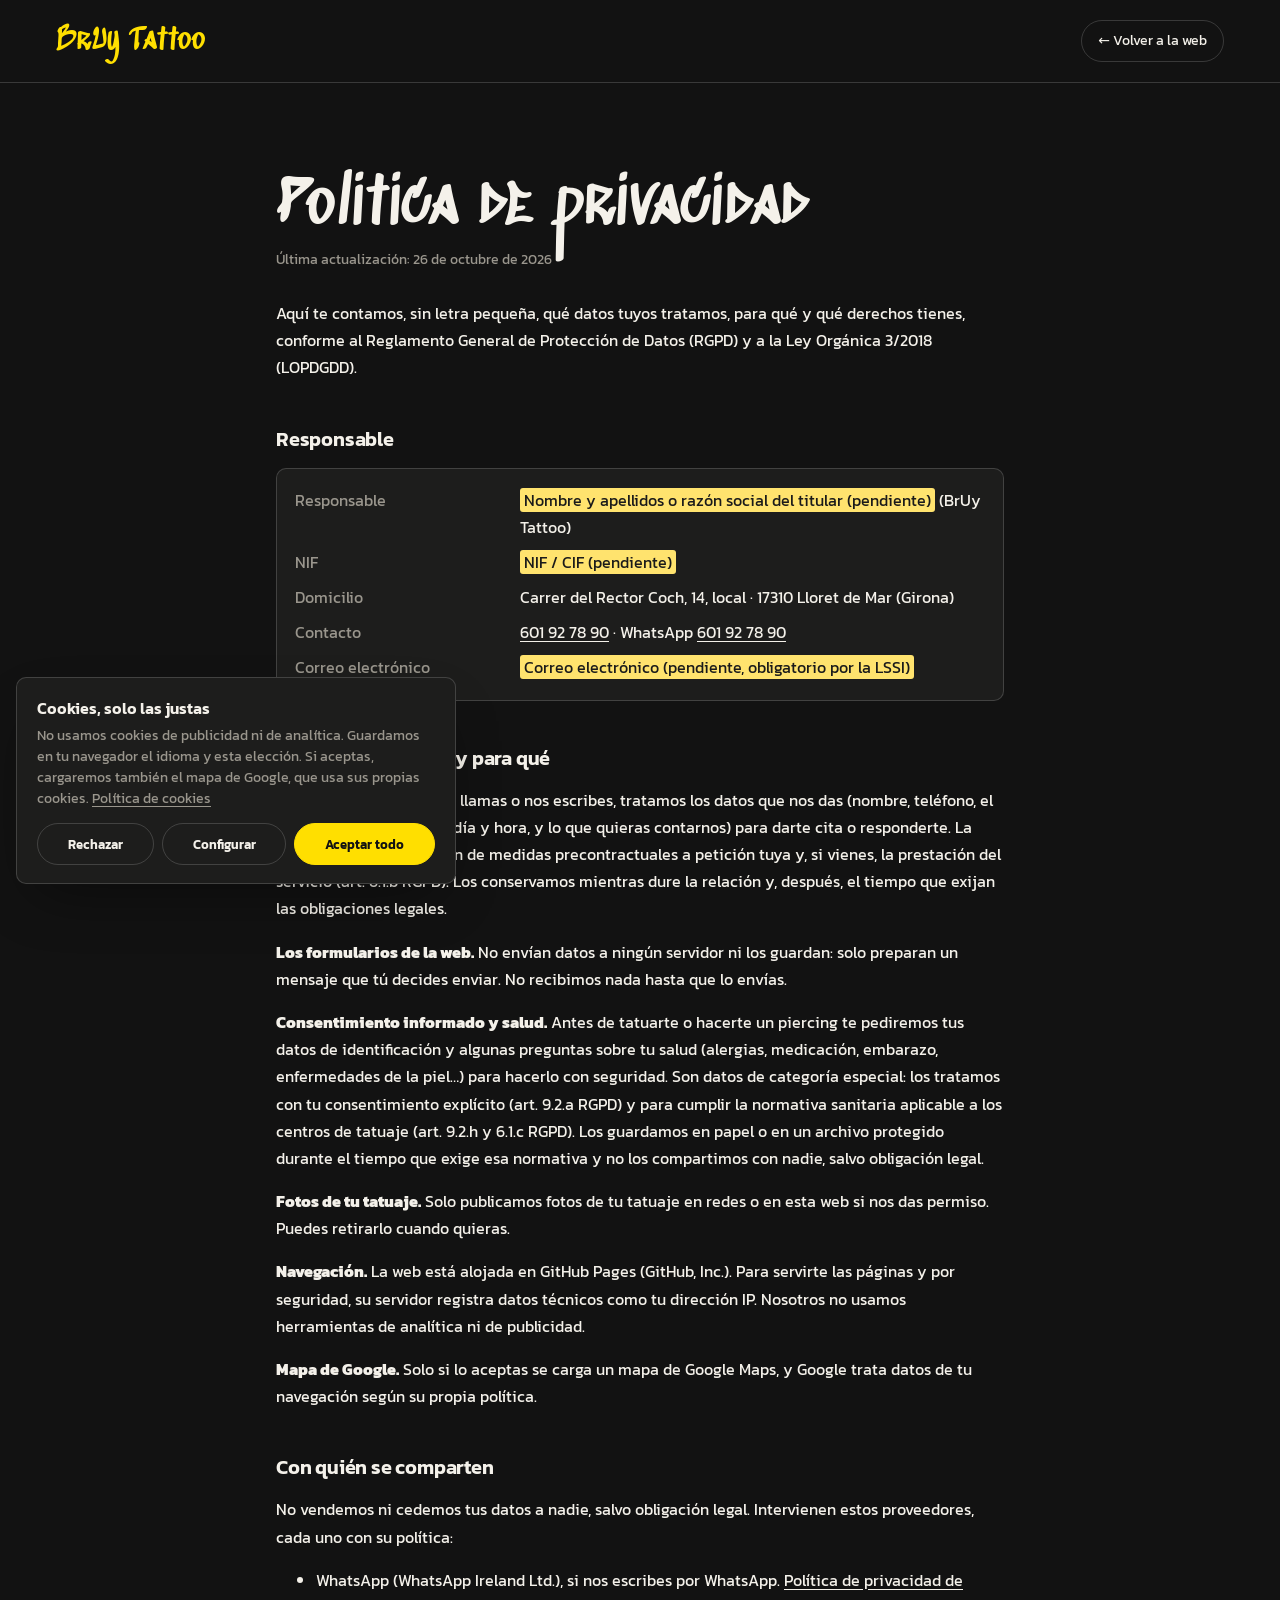
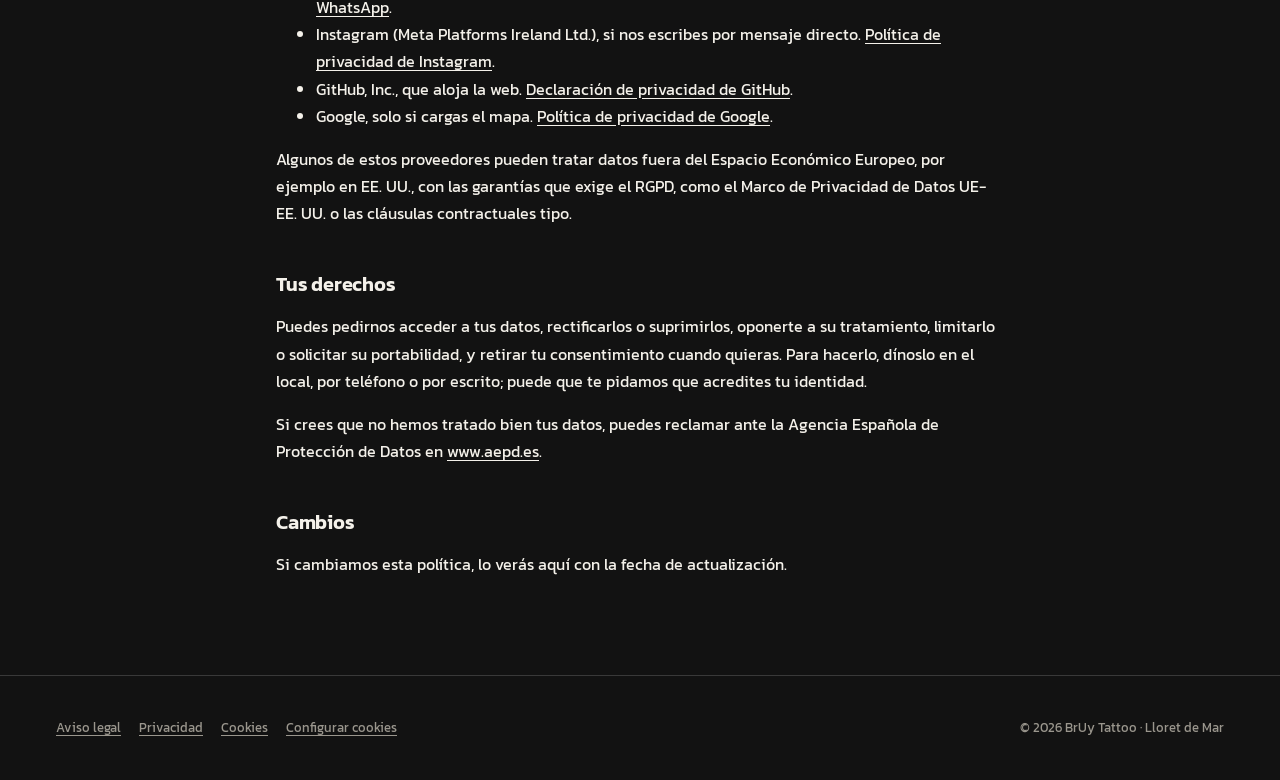
<file: privacidad.html>
<!doctype html>
<html lang="es">
<head>
<meta charset="utf-8">
<meta name="viewport" content="width=device-width, initial-scale=1, viewport-fit=cover">
<title>Política de privacidad · BrUy Tattoo</title>
<meta name="robots" content="noindex, follow">
<meta name="theme-color" content="#121212">
<link rel="icon" href="assets/favicon.svg" type="image/svg+xml">
<link rel="stylesheet" href="css/fonts.css">
<link rel="stylesheet" href="css/style.css">
<link rel="stylesheet" href="css/legal.css">
</head>
<body class="legal-page">
<header class="legal-top">
  <a class="legal-brand" href="./">BrUy Tattoo</a>
  <a class="legal-back" href="./">&larr; Volver a la web</a>
</header>
<main class="legal">
  <h1>Política de privacidad</h1>
  <p class="upd">Última actualización: 26 de octubre de 2026</p>
  <p>Aquí te contamos, sin letra pequeña, qué datos tuyos tratamos, para qué y qué derechos tienes, conforme al Reglamento General de Protección de Datos (RGPD) y a la Ley Orgánica 3/2018 (LOPDGDD).</p>

  <h2>Responsable</h2>
  <dl>
    <dt>Responsable</dt><dd><mark>Nombre y apellidos o razón social del titular (pendiente)</mark> (BrUy Tattoo)</dd>
    <dt>NIF</dt><dd><mark>NIF / CIF (pendiente)</mark></dd>
    <dt>Domicilio</dt><dd>Carrer del Rector Coch, 14, local · 17310 Lloret de Mar (Girona)</dd>
    <dt>Contacto</dt><dd><a href="tel:+34601927890">601 92 78 90</a> · WhatsApp <a href="https://wa.me/34601927890">601 92 78 90</a></dd>
    <dt>Correo electrónico</dt><dd><mark>Correo electrónico (pendiente, obligatorio por la LSSI)</mark></dd>
  </dl>

  <h2>Qué datos tratamos y para qué</h2>
  <p><strong>Citas y consultas.</strong> Si nos llamas o nos escribes, tratamos los datos que nos das (nombre, teléfono, el servicio que te interesa, día y hora, y lo que quieras contarnos) para darte cita o responderte. La base legal es la aplicación de medidas precontractuales a petición tuya y, si vienes, la prestación del servicio (art. 6.1.b RGPD). Los conservamos mientras dure la relación y, después, el tiempo que exijan las obligaciones legales.</p>
  <p><strong>Los formularios de la web.</strong> No envían datos a ningún servidor ni los guardan: solo preparan un mensaje que tú decides enviar. No recibimos nada hasta que lo envías.</p>
  <p><strong>Consentimiento informado y salud.</strong> Antes de tatuarte o hacerte un piercing te pediremos tus datos de identificación y algunas preguntas sobre tu salud (alergias, medicación, embarazo, enfermedades de la piel…) para hacerlo con seguridad. Son datos de categoría especial: los tratamos con tu consentimiento explícito (art. 9.2.a RGPD) y para cumplir la normativa sanitaria aplicable a los centros de tatuaje (art. 9.2.h y 6.1.c RGPD). Los guardamos en papel o en un archivo protegido durante el tiempo que exige esa normativa y no los compartimos con nadie, salvo obligación legal.</p>
  <p><strong>Fotos de tu tatuaje.</strong> Solo publicamos fotos de tu tatuaje en redes o en esta web si nos das permiso. Puedes retirarlo cuando quieras.</p>
  <p><strong>Navegación.</strong> La web está alojada en GitHub Pages (GitHub, Inc.). Para servirte las páginas y por seguridad, su servidor registra datos técnicos como tu dirección IP. Nosotros no usamos herramientas de analítica ni de publicidad.</p>
  <p><strong>Mapa de Google.</strong> Solo si lo aceptas se carga un mapa de Google Maps, y Google trata datos de tu navegación según su propia política.</p>

  <h2>Con quién se comparten</h2>
  <p>No vendemos ni cedemos tus datos a nadie, salvo obligación legal. Intervienen estos proveedores, cada uno con su política:</p>
  <ul>
    <li>WhatsApp (WhatsApp Ireland Ltd.), si nos escribes por WhatsApp. <a href="https://www.whatsapp.com/legal/privacy-policy-eea" target="_blank" rel="noopener">Política de privacidad de WhatsApp</a>.</li>
    <li>Instagram (Meta Platforms Ireland Ltd.), si nos escribes por mensaje directo. <a href="https://privacycenter.instagram.com/policy" target="_blank" rel="noopener">Política de privacidad de Instagram</a>.</li>
    <li>GitHub, Inc., que aloja la web. <a href="https://docs.github.com/es/site-policy/privacy-policies/github-general-privacy-statement" target="_blank" rel="noopener">Declaración de privacidad de GitHub</a>.</li>
    <li>Google, solo si cargas el mapa. <a href="https://policies.google.com/privacy?hl=es" target="_blank" rel="noopener">Política de privacidad de Google</a>.</li>
  </ul>
  <p>Algunos de estos proveedores pueden tratar datos fuera del Espacio Económico Europeo, por ejemplo en EE. UU., con las garantías que exige el RGPD, como el Marco de Privacidad de Datos UE-EE. UU. o las cláusulas contractuales tipo.</p>

  <h2>Tus derechos</h2>
  <p>Puedes pedirnos acceder a tus datos, rectificarlos o suprimirlos, oponerte a su tratamiento, limitarlo o solicitar su portabilidad, y retirar tu consentimiento cuando quieras. Para hacerlo, dínoslo en el local, por teléfono o por escrito; puede que te pidamos que acredites tu identidad.</p>
  <p>Si crees que no hemos tratado bien tus datos, puedes reclamar ante la Agencia Española de Protección de Datos en <a href="https://www.aepd.es/" target="_blank" rel="noopener">www.aepd.es</a>.</p>

  <h2>Cambios</h2>
  <p>Si cambiamos esta política, lo verás aquí con la fecha de actualización.</p>
</main>
<footer class="legal-foot">
  <nav class="legal-links" aria-label="Información legal">
    <a href="aviso-legal.html">Aviso legal</a>
    <a href="privacidad.html" aria-current="page">Privacidad</a>
    <a href="cookies.html">Cookies</a>
    <button type="button" data-cookies-open>Configurar cookies</button>
  </nav>
  <p>© 2026 BrUy Tattoo · Lloret de Mar</p>
</footer>
<script src="js/consent.js" data-site="bruy-tattoo"></script>
</body>
</html>
</file>
<file: css/fonts.css>
/* Fuentes alojadas en la propia web (sin llamadas a Google) */
@font-face {
  font-family: 'Kanit';
  font-style: normal;
  font-weight: 300;
  font-display: swap;
  src: url(../assets/fonts/kanit-normal-300-latin-ext.woff2) format('woff2');
  unicode-range: U+0100-02BA, U+02BD-02C5, U+02C7-02CC, U+02CE-02D7, U+02DD-02FF, U+0304, U+0308, U+0329, U+1D00-1DBF, U+1E00-1E9F, U+1EF2-1EFF, U+2020, U+20A0-20AB, U+20AD-20C4, U+2113, U+2C60-2C7F, U+A720-A7FF;
}
@font-face {
  font-family: 'Kanit';
  font-style: normal;
  font-weight: 300;
  font-display: swap;
  src: url(../assets/fonts/kanit-normal-300-latin.woff2) format('woff2');
  unicode-range: U+0000-00FF, U+0131, U+0152-0153, U+02BB-02BC, U+02C6, U+02DA, U+02DC, U+0304, U+0308, U+0329, U+2000-206F, U+20AC, U+2122, U+2191, U+2193, U+2212, U+2215, U+FEFF, U+FFFD;
}
@font-face {
  font-family: 'Kanit';
  font-style: normal;
  font-weight: 400;
  font-display: swap;
  src: url(../assets/fonts/kanit-normal-400-latin-ext.woff2) format('woff2');
  unicode-range: U+0100-02BA, U+02BD-02C5, U+02C7-02CC, U+02CE-02D7, U+02DD-02FF, U+0304, U+0308, U+0329, U+1D00-1DBF, U+1E00-1E9F, U+1EF2-1EFF, U+2020, U+20A0-20AB, U+20AD-20C4, U+2113, U+2C60-2C7F, U+A720-A7FF;
}
@font-face {
  font-family: 'Kanit';
  font-style: normal;
  font-weight: 400;
  font-display: swap;
  src: url(../assets/fonts/kanit-normal-400-latin.woff2) format('woff2');
  unicode-range: U+0000-00FF, U+0131, U+0152-0153, U+02BB-02BC, U+02C6, U+02DA, U+02DC, U+0304, U+0308, U+0329, U+2000-206F, U+20AC, U+2122, U+2191, U+2193, U+2212, U+2215, U+FEFF, U+FFFD;
}
@font-face {
  font-family: 'Kanit';
  font-style: normal;
  font-weight: 600;
  font-display: swap;
  src: url(../assets/fonts/kanit-normal-600-latin-ext.woff2) format('woff2');
  unicode-range: U+0100-02BA, U+02BD-02C5, U+02C7-02CC, U+02CE-02D7, U+02DD-02FF, U+0304, U+0308, U+0329, U+1D00-1DBF, U+1E00-1E9F, U+1EF2-1EFF, U+2020, U+20A0-20AB, U+20AD-20C4, U+2113, U+2C60-2C7F, U+A720-A7FF;
}
@font-face {
  font-family: 'Kanit';
  font-style: normal;
  font-weight: 600;
  font-display: swap;
  src: url(../assets/fonts/kanit-normal-600-latin.woff2) format('woff2');
  unicode-range: U+0000-00FF, U+0131, U+0152-0153, U+02BB-02BC, U+02C6, U+02DA, U+02DC, U+0304, U+0308, U+0329, U+2000-206F, U+20AC, U+2122, U+2191, U+2193, U+2212, U+2215, U+FEFF, U+FFFD;
}
@font-face {
  font-family: 'Kanit';
  font-style: normal;
  font-weight: 800;
  font-display: swap;
  src: url(../assets/fonts/kanit-normal-800-latin-ext.woff2) format('woff2');
  unicode-range: U+0100-02BA, U+02BD-02C5, U+02C7-02CC, U+02CE-02D7, U+02DD-02FF, U+0304, U+0308, U+0329, U+1D00-1DBF, U+1E00-1E9F, U+1EF2-1EFF, U+2020, U+20A0-20AB, U+20AD-20C4, U+2113, U+2C60-2C7F, U+A720-A7FF;
}
@font-face {
  font-family: 'Kanit';
  font-style: normal;
  font-weight: 800;
  font-display: swap;
  src: url(../assets/fonts/kanit-normal-800-latin.woff2) format('woff2');
  unicode-range: U+0000-00FF, U+0131, U+0152-0153, U+02BB-02BC, U+02C6, U+02DA, U+02DC, U+0304, U+0308, U+0329, U+2000-206F, U+20AC, U+2122, U+2191, U+2193, U+2212, U+2215, U+FEFF, U+FFFD;
}
@font-face {
  font-family: 'Sedgwick Ave Display';
  font-style: normal;
  font-weight: 400;
  font-display: swap;
  src: url(../assets/fonts/sedgwick-ave-display-normal-400-latin-ext.woff2) format('woff2');
  unicode-range: U+0100-02BA, U+02BD-02C5, U+02C7-02CC, U+02CE-02D7, U+02DD-02FF, U+0304, U+0308, U+0329, U+1D00-1DBF, U+1E00-1E9F, U+1EF2-1EFF, U+2020, U+20A0-20AB, U+20AD-20C4, U+2113, U+2C60-2C7F, U+A720-A7FF;
}
@font-face {
  font-family: 'Sedgwick Ave Display';
  font-style: normal;
  font-weight: 400;
  font-display: swap;
  src: url(../assets/fonts/sedgwick-ave-display-normal-400-latin.woff2) format('woff2');
  unicode-range: U+0000-00FF, U+0131, U+0152-0153, U+02BB-02BC, U+02C6, U+02DA, U+02DC, U+0304, U+0308, U+0329, U+2000-206F, U+20AC, U+2122, U+2191, U+2193, U+2212, U+2215, U+FEFF, U+FFFD;
}
</file>
<file: css/style.css>
/* BrUy Tattoo · «El muro»: arte urbano, Brasil + Uruguay. Asfalto + hormigón + espray verde/amarillo (BR) y azul/sol (UY) */
:root {
  --asphalt: #121212; --concrete: #1d1d1c; --concrete-2: #2a2a28; --chalk: #f4f1ea; --mute: #9a968d; --line: #ffffff1f;
  --br: #00b74a; --br-y: #ffdf00; --uy: #2e6bff; --uy-s: #fcd116; --pink: #ff3b5c;
  --f-d: "Sedgwick Ave Display", "Comic Sans MS", cursive; --f-b: "Kanit", system-ui, sans-serif;
  --ease: cubic-bezier(.22, 1, .36, 1); --r: 10px;
  --c-bg: var(--asphalt); --c-card: var(--concrete); --c-ink: var(--chalk); --c-mute: var(--mute); --c-line: #ffffff2a; --c-acc: var(--br-y); --c-acc-ink: var(--asphalt);
}
/* cursor: máquina de tatuar en toda la web (no cambia nunca) */
html, body, *, *::before, *::after { cursor: url("../assets/cursor.png") 5 27, auto !important; cursor: -webkit-image-set(url("../assets/cursor.png") 1x, url("../assets/cursor@2x.png") 2x) 5 27, auto !important; cursor: image-set(url("../assets/cursor.png") 1x, url("../assets/cursor@2x.png") 2x) 5 27, auto !important; }
*, *::before, *::after { box-sizing: border-box; }
body { margin: 0; background: var(--asphalt); color: var(--chalk); font: 300 17px/1.6 var(--f-b); -webkit-font-smoothing: antialiased; overflow-x: hidden; }
img { max-width: 100%; height: auto; display: block; }
a { color: inherit; }
button { font: inherit; color: inherit; }
::selection { background: var(--br-y); color: var(--asphalt); }
:focus-visible { outline: 2px solid var(--br-y); outline-offset: 3px; }
.defs { position: absolute; }
.sr { position: absolute !important; width: 1px; height: 1px; overflow: hidden; clip: rect(0 0 0 0); white-space: nowrap; }
.skip { position: absolute; left: 12px; top: -60px; z-index: 100; padding: 10px 16px; background: var(--br-y); color: var(--asphalt); border-radius: 999px; }
.skip:focus { top: 12px; }
h1, h2, h3 { margin: 0; }
h2 { font: 400 clamp(44px, 7vw, 104px)/.95 var(--f-d); letter-spacing: -.01em; }
h3 { font: 800 22px/1.15 var(--f-b); text-transform: uppercase; letter-spacing: .01em; }
/* textura de hormigón */
.hero, .trabajos, .resenas { background-image: radial-gradient(#ffffff08 1px, transparent 1px), radial-gradient(#00000040 1px, transparent 1px); background-size: 7px 7px, 11px 11px; background-position: 0 0, 3px 5px; }

.btn { display: inline-flex; align-items: center; justify-content: center; min-height: 52px; padding: 0 26px; border-radius: 999px; background: var(--br-y); color: var(--asphalt); text-decoration: none; font-weight: 800; font-size: 15px; text-transform: uppercase; letter-spacing: .02em; border: 2px solid var(--br-y); }
.btn-line { background: transparent; color: var(--chalk); border-color: var(--chalk); }
.btn-sm { min-height: 40px; padding: 0 18px; font-size: 13px; }
@media (hover: hover) and (pointer: fine) {
  .btn { transition: background .25s, color .25s, border-color .25s, rotate .3s var(--ease); }
  .btn:hover { background: var(--br); border-color: var(--br); color: var(--asphalt); rotate: -2deg; }
}

/* ---------- cabecera ---------- */
.top { position: fixed; z-index: 50; inset: 0 0 auto; display: flex; align-items: center; justify-content: space-between; gap: 16px; padding: 14px clamp(16px, 4vw, 48px); transition: background .4s, translate .5s var(--ease); }
.top.solid { background: #121212e6; backdrop-filter: blur(10px); box-shadow: 0 1px 0 var(--line); }
.top.hide { translate: 0 -110%; }
.brand { display: flex; align-items: baseline; text-decoration: none; font: 400 30px/1 var(--f-d); }
.b-br { color: var(--br); } .b-uy { color: var(--uy); }
.brand small { margin-left: 8px; font: 800 11px/1 var(--f-b); text-transform: uppercase; letter-spacing: .2em; color: var(--chalk); }
.nav { display: flex; gap: 26px; font-size: 14px; font-weight: 600; text-transform: uppercase; }
.nav a { text-decoration: none; opacity: .75; }
.nav a:hover { opacity: 1; color: var(--br-y); }
.top-r { display: flex; align-items: center; gap: 10px; }
.langs { display: flex; }
.langs button { border: 0; background: none; min-width: 34px; min-height: 34px; font-size: 12px; font-weight: 800; opacity: .5; }
.langs button[aria-pressed="true"] { opacity: 1; }
@media (max-width: 940px) { .nav { display: none; } }

/* ---------- portada ---------- */
.hero { position: relative; min-height: 100svh; display: grid; align-items: center; padding: 110px clamp(16px, 5vw, 72px) 130px; overflow: hidden; touch-action: pan-y; }
.spray { position: absolute; inset: 0; width: 100%; height: 100%; }
.hero-in { position: relative; pointer-events: none; }
.hero-in a { pointer-events: auto; }
.hero-flags { display: inline-flex; align-items: center; gap: 10px; margin: 0 0 10px; font-weight: 600; text-transform: uppercase; letter-spacing: .08em; font-size: 14px; }
.hero-flags svg, .art-k svg { width: 28px; height: 20px; border-radius: 2px; box-shadow: 0 0 0 1px #ffffff26; }
.hero-flags i { font-style: normal; color: var(--br-y); font-size: 20px; }
.tag { font: 400 clamp(150px, 30vw, 440px)/.8 var(--f-d); letter-spacing: -.03em; margin-left: -.04em; }
.t-br { color: var(--br); text-shadow: .03em .03em 0 #00000080; }
.t-uy { color: var(--uy); text-shadow: .03em .03em 0 #00000080; }
.hero-claim { margin: 10px 0 0; font: 400 clamp(28px, 3.4vw, 46px)/1.1 var(--f-d); color: var(--br-y); rotate: -1.5deg; }
.hero-p { max-width: 46ch; margin: 18px 0 30px; color: #d6d2c8; font-size: clamp(16px, 1.3vw, 19px); }
.hero-cta { display: flex; flex-wrap: wrap; gap: 12px; }
.cans { position: absolute; right: clamp(16px, 4vw, 48px); bottom: 26px; display: flex; align-items: center; gap: 8px; padding: 8px 8px 8px 16px; border-radius: 999px; background: #121212d9; border: 1px solid var(--line); backdrop-filter: blur(6px); z-index: 2; }
.cans-t { margin: 0 6px 0 0; font-size: 13px; font-weight: 600; text-transform: uppercase; letter-spacing: .06em; }
.can { width: 30px; height: 30px; border-radius: 50%; border: 2px solid #121212; box-shadow: 0 0 0 1px #ffffff33; padding: 0; transition: scale .3s var(--ease), box-shadow .3s; }
.can[aria-pressed="true"] { scale: 1.2; box-shadow: 0 0 0 2px var(--chalk); }
.clean { min-height: 32px; padding: 0 12px; border-radius: 999px; border: 1px solid #ffffff44; background: none; font-size: 12px; font-weight: 600; }
.hero-hint { position: absolute; left: clamp(16px, 5vw, 72px); bottom: 34px; margin: 0; font-size: 13px; color: var(--mute); }
@media (max-width: 760px) { .cans { left: 16px; right: 16px; justify-content: center; bottom: 16px; flex-wrap: wrap; border-radius: 22px; } .hero-hint { display: none; } .hero { padding-bottom: 150px; } }

/* títulos con goteo */
.drip { position: relative; display: inline-block; margin-bottom: 26px; }
.drip::after { content: ""; position: absolute; left: 8%; right: 30%; top: 88%; height: var(--dh, 0px); background:
  linear-gradient(currentColor, currentColor) 6% 0 / 4px 100% no-repeat,
  linear-gradient(currentColor, currentColor) 31% 0 / 3px 62% no-repeat,
  linear-gradient(currentColor, currentColor) 58% 0 / 5px 82% no-repeat,
  linear-gradient(currentColor, currentColor) 86% 0 / 3px 45% no-repeat; opacity: .9; border-radius: 0 0 4px 4px; }

/* ---------- dos amigos ---------- */
.amigos { display: grid; grid-template-columns: minmax(260px, 420px) 1fr; gap: clamp(30px, 6vw, 90px); align-items: center; padding: clamp(90px, 12vw, 160px) clamp(16px, 5vw, 72px); background: var(--chalk); color: var(--asphalt); }
.am-img { margin: 0; border-radius: var(--r); overflow: hidden; aspect-ratio: 3 / 4; rotate: -2deg; box-shadow: 14px 14px 0 var(--br), -14px -14px 0 var(--uy); }
.am-img img { width: 100%; height: 100%; object-fit: cover; object-position: 50% 40%; }
.am-txt h2 { color: var(--asphalt); }
.am-txt p { font-size: 19px; max-width: 48ch; margin: 34px 0 30px; color: #3a3833; }
.am-facts { list-style: none; padding: 0; margin: 0; display: grid; grid-template-columns: repeat(3, auto); justify-content: start; gap: 30px; }
.am-facts b { display: block; font: 400 34px/1 var(--f-d); }
.am-facts span { font-size: 14px; color: #6b675e; }
@media (max-width: 860px) { .amigos { grid-template-columns: 1fr; } .am-img { max-width: 340px; } .am-facts { grid-template-columns: 1fr 1fr; } }

/* ---------- artistas ---------- */
.artistas { display: grid; grid-template-columns: 1fr 1fr; }
.art { position: relative; overflow: hidden; padding: clamp(40px, 6vw, 80px) clamp(16px, 4vw, 56px); min-height: 640px; display: flex; flex-direction: column; justify-content: flex-end; }
.art-br { background: linear-gradient(160deg, #00b74a 0%, #008a38 55%, #ffdf00 140%); color: var(--asphalt); }
.art-uy { background: linear-gradient(200deg, #2e6bff 0%, #1d47b8 60%, #fcd116 150%); color: #fff; }
.art figure { position: absolute; inset: 0 0 auto auto; width: 70%; height: 62%; margin: 0; mix-blend-mode: multiply; opacity: .9; }
.art-uy figure { mix-blend-mode: luminosity; opacity: .55; inset: 0 auto auto 0; }
.art figure img { width: 100%; height: 100%; object-fit: cover; filter: grayscale(1) contrast(1.2); }
.art-b { position: relative; }
.art-k { display: flex; align-items: center; gap: 10px; margin: 0 0 6px; font-weight: 600; font-size: 14px; text-transform: uppercase; letter-spacing: .06em; }
.art-k a { text-transform: none; }
.art h3 { font: 400 clamp(70px, 9vw, 140px)/.9 var(--f-d); text-transform: none; }
.art-b > p:last-child { max-width: 44ch; font-size: 18px; margin: 18px 0 0; font-weight: 400; }
@media (max-width: 860px) { .artistas { grid-template-columns: 1fr; } .art { min-height: 560px; } }

/* ---------- trabajos ---------- */
.trabajos { padding: clamp(90px, 12vw, 150px) clamp(16px, 4vw, 48px); }
.trabajos h2 { color: var(--br-y); }
.wall { margin-top: 60px; display: grid; grid-template-columns: repeat(12, 1fr); grid-auto-rows: 60px; gap: 14px; }
.pc { margin: 0; position: relative; overflow: hidden; border-radius: var(--r); background: var(--concrete-2); -webkit-mask-image: radial-gradient(circle at var(--sx, 50%) var(--sy, 50%), #000 var(--sr, 120%), transparent calc(var(--sr, 120%) + 14%)); mask-image: radial-gradient(circle at var(--sx, 50%) var(--sy, 50%), #000 var(--sr, 120%), transparent calc(var(--sr, 120%) + 14%)); }
.pc img { width: 100%; height: 100%; object-fit: cover; }
.pc-a { grid-column: 1 / 6; grid-row: span 7; }
.pc-b { grid-column: 6 / 9; grid-row: span 4; }
.pc-c { grid-column: 9 / 13; grid-row: span 6; }
.pc-d { grid-column: 6 / 9; grid-row: span 7; }
.pc-e { grid-column: 1 / 4; grid-row: span 4; }
.pc-f { grid-column: 4 / 6; grid-row: span 4; }
.pc-g { grid-column: 9 / 13; grid-row: span 5; }
.wall-more { margin: 40px 0 0; text-align: center; }
@media (max-width: 860px) { .wall { grid-template-columns: 1fr 1fr; grid-auto-rows: 200px; } .pc { grid-column: auto !important; grid-row: auto !important; } .pc-a { grid-column: span 2 !important; grid-row: span 2 !important; } }

/* ---------- estilos ---------- */
.estilos { padding: clamp(90px, 12vw, 150px) clamp(16px, 5vw, 72px); background: var(--concrete); }
.estilos h2 { color: var(--br); }
.tags { list-style: none; margin: 50px 0 0; padding: 0; display: flex; flex-wrap: wrap; gap: 12px; }
.tags li { padding: 10px 20px; border-radius: 999px; font-weight: 600; text-transform: uppercase; font-size: 15px; border: 2px solid var(--chalk); rotate: var(--rt, 0deg); }
.tags li:nth-child(3n) { --rt: -2deg; border-color: var(--br-y); color: var(--br-y); }
.tags li:nth-child(3n+1) { --rt: 1.5deg; }
.tags li:nth-child(4n) { border-color: var(--uy); color: #8fb0ff; }
.how { margin-top: 70px; display: grid; grid-template-columns: repeat(3, 1fr); gap: 16px; }
.how > div { padding: 28px; border-radius: var(--r); background: var(--concrete-2); }
.how b { font: 400 40px/1 var(--f-d); color: var(--pink); }
.how h3 { margin: 16px 0 10px; }
.how p { margin: 0; color: #d6d2c8; }
@media (max-width: 860px) { .how { grid-template-columns: 1fr; } }

/* ---------- reseñas ---------- */
.resenas { padding: clamp(90px, 12vw, 150px) clamp(16px, 5vw, 72px); }
.resenas h2 { color: var(--uy); }
.rs { margin-top: 56px; display: grid; grid-template-columns: repeat(4, 1fr); gap: 16px; }
.rs blockquote { margin: 0; padding: 26px; border-radius: var(--r); background: var(--chalk); color: var(--asphalt); rotate: var(--rt, 0deg); box-shadow: 6px 6px 0 var(--sh, var(--br)); display: flex; flex-direction: column; justify-content: space-between; gap: 16px; }
.rs blockquote:nth-child(2) { --rt: 1.5deg; --sh: var(--uy); }
.rs blockquote:nth-child(3) { --rt: -1deg; --sh: var(--br-y); }
.rs blockquote:nth-child(4) { --rt: 2deg; --sh: var(--pink); }
.rs blockquote:nth-child(1) { --rt: -1.5deg; }
.rs p { margin: 0; font-size: 17px; font-weight: 400; }
.rs cite { font-style: normal; font-size: 13px; font-weight: 600; text-transform: uppercase; color: #6b675e; }
@media (max-width: 960px) { .rs { grid-template-columns: 1fr 1fr; } }
@media (max-width: 560px) { .rs { grid-template-columns: 1fr; } }

/* ---------- visita ---------- */
.visita { display: grid; grid-template-columns: minmax(260px, 440px) 1fr; gap: clamp(30px, 5vw, 70px); padding: clamp(90px, 12vw, 150px) clamp(16px, 5vw, 72px); align-items: center; background: var(--concrete); }
.vs-img { margin: 0; border-radius: var(--r); overflow: hidden; aspect-ratio: 3 / 4; }
.vs-img img { width: 100%; height: 100%; object-fit: cover; }
.vs-txt h2 { font-size: clamp(40px, 5.4vw, 84px); color: var(--br-y); }
.now { display: inline-flex; align-items: center; gap: 10px; margin: 26px 0 4px; font-weight: 600; text-transform: uppercase; font-size: 14px; }
.now::before { content: ""; width: 9px; height: 9px; border-radius: 50%; background: var(--mute); }
.now.open::before { background: var(--br); box-shadow: 0 0 10px var(--br); }
.visita dl { display: grid; grid-template-columns: 150px 1fr; gap: 12px 20px; margin: 20px 0 30px; }
.visita dt { color: var(--mute); font-size: 14px; text-transform: uppercase; font-weight: 600; }
.visita dd { margin: 0; }
.vs-cta { display: flex; flex-wrap: wrap; gap: 12px; }
.vs-map { grid-column: 1 / -1; min-height: 360px; }
.cc-map { background: var(--concrete-2); }
@media (max-width: 860px) { .visita { grid-template-columns: 1fr; } .vs-img { max-width: 360px; } .visita dl { grid-template-columns: 120px 1fr; } }

/* ---------- pie ---------- */
.foot { padding: 50px clamp(16px, 5vw, 72px) 30px; overflow: hidden; }
.foot-big { margin: 0; font: 400 clamp(120px, 26vw, 380px)/.8 var(--f-d); text-align: center; }
.foot-row { display: flex; flex-wrap: wrap; justify-content: space-between; gap: 14px 30px; margin-top: 30px; padding-top: 20px; border-top: 1px solid var(--line); font-size: 13px; color: var(--mute); }
.foot-row p { margin: 0; }
.foot-links { display: flex; flex-wrap: wrap; gap: 6px 18px; }
.foot-links a, .foot-links button { background: none; border: 0; padding: 0; font: inherit; color: inherit; text-decoration: underline; text-underline-offset: 3px; }
.legal-page .legal-brand { font-size: 30px; color: var(--br-y); }

@media (max-width: 560px) { .top { padding: 12px 16px; } .brand { font-size: 26px; } }
@media (prefers-reduced-motion: reduce) { *, *::before, *::after { animation: none !important; transition-duration: .01ms !important; } }
.drip { max-width: 100%; overflow-wrap: break-word; }
@media (max-width: 560px) {
  h2 { font-size: clamp(38px, 11vw, 60px); }
  .vs-txt h2 { font-size: clamp(34px, 9.5vw, 52px); }
  .am-img { box-shadow: 8px 8px 0 var(--br), -8px -8px 0 var(--uy); margin: 0 8px; }
  .top-r .btn-sm { padding: 0 14px; }
  .tag { font-size: clamp(130px, 38vw, 200px); }
}
html { overflow-x: clip; }
</file>
<file: css/legal.css>
/* Común a todas las webs del lote: aviso de cookies, panel, mapa con consentimiento y páginas legales.
   Usa las variables de cada web: --c-bg --c-card --c-ink --c-mute --c-line --c-acc --c-acc-ink --f-d --f-b --r */

/* ---------- aviso de cookies ---------- */
.ck { position: fixed; z-index: 9000; left: 16px; bottom: 16px; width: min(440px, calc(100vw - 32px)); padding: 20px 20px 18px; background: var(--c-card); color: var(--c-ink); border: 1px solid var(--c-line); border-radius: var(--r, 14px); box-shadow: 0 24px 60px -20px rgba(0,0,0,.45); font: 400 14px/1.5 var(--f-b); opacity: 0; translate: 0 24px; transition: opacity .45s cubic-bezier(.2,.8,.2,1), translate .55s cubic-bezier(.2,.8,.2,1); pointer-events: none; }
.ck.show { opacity: 1; translate: 0 0; pointer-events: auto; }
.ck-h { margin: 0 0 6px; font: 600 16px/1.3 var(--f-b); }
.ck-p { margin: 0 0 14px; color: var(--c-mute); }
.ck-p a, .ck-more a { color: inherit; text-decoration: underline; text-underline-offset: 3px; }
.ck-btns { display: flex; flex-wrap: wrap; gap: 8px; }
.ck-b { flex: 1 1 auto; min-height: 42px; padding: 0 14px; border: 1px solid var(--c-line); border-radius: 999px; background: transparent; color: var(--c-ink); font: 600 13px/1 var(--f-b); }
.ck-b.ck-main { background: var(--c-acc); border-color: var(--c-acc); color: var(--c-acc-ink); }
.ck-b:focus-visible, .ck-x:focus-visible, .cc-map-btn:focus-visible { outline: 2px solid var(--c-acc); outline-offset: 2px; }
@media (hover: hover) and (pointer: fine) { .ck-b { transition: background .25s, border-color .25s; } .ck-b:hover { border-color: var(--c-ink); } .ck-b.ck-main:hover { filter: brightness(1.08); } }

.ck-dlg { width: min(520px, calc(100vw - 32px)); padding: 0; border: 1px solid var(--c-line); border-radius: var(--r, 14px); background: var(--c-card); color: var(--c-ink); font: 400 14px/1.5 var(--f-b); }
.ck-dlg::backdrop { background: rgba(0,0,0,.55); backdrop-filter: blur(3px); }
.ck-in { padding: 22px; display: grid; gap: 14px; }
.ck-top { display: flex; align-items: center; justify-content: space-between; gap: 12px; }
.ck-ph { margin: 0; font: 600 18px/1.2 var(--f-b); }
.ck-x { width: 40px; height: 40px; border: 1px solid var(--c-line); border-radius: 50%; background: none; color: inherit; font-size: 22px; line-height: 1; }
.ck-row { display: flex; gap: 16px; align-items: center; justify-content: space-between; padding: 14px 0; border-top: 1px solid var(--c-line); }
.ck-row b { display: block; margin-bottom: 2px; }
.ck-row p { margin: 0; color: var(--c-mute); font-size: 13px; }
.ck-fixed { flex: none; font-size: 12px; color: var(--c-mute); }
.ck-sw { position: relative; flex: none; width: 46px; height: 26px; }
.ck-sw input { position: absolute; inset: 0; opacity: 0; margin: 0; }
.ck-sw i { position: absolute; inset: 0; border-radius: 99px; background: var(--c-line); transition: background .25s; }
.ck-sw i::after { content: ""; position: absolute; top: 3px; left: 3px; width: 20px; height: 20px; border-radius: 50%; background: var(--c-card); box-shadow: 0 1px 3px rgba(0,0,0,.3); transition: translate .25s cubic-bezier(.3,.7,.2,1); }
.ck-sw input:checked + i { background: var(--c-acc); }
.ck-sw input:checked + i::after { translate: 20px 0; }
.ck-sw input:focus-visible + i { outline: 2px solid var(--c-acc); outline-offset: 2px; }
.ck-more { margin: 0; font-size: 13px; color: var(--c-mute); }

/* ---------- mapa con consentimiento ---------- */
.cc-map { position: relative; overflow: hidden; border-radius: var(--r, 14px); background: var(--c-card); border: 1px solid var(--c-line); min-height: 280px; }
.cc-map iframe { position: absolute; inset: 0; width: 100%; height: 100%; border: 0; }
.cc-map-ph { position: absolute; inset: 0; display: grid; place-content: center; gap: 14px; padding: 24px; text-align: center; color: var(--c-mute); font: 400 14px/1.5 var(--f-b); }
.cc-map-ph p { margin: 0; max-width: 32ch; }
.cc-map-btn { justify-self: center; min-height: 42px; padding: 0 20px; border-radius: 999px; border: 1px solid var(--c-ink); background: none; color: var(--c-ink); font: 600 13px/1 var(--f-b); }

/* ---------- páginas legales ---------- */
.legal-page { background: var(--c-bg); color: var(--c-ink); font: 400 16px/1.7 var(--f-b); margin: 0; }
.legal-top { display: flex; align-items: center; justify-content: space-between; gap: 16px; padding: 20px clamp(16px, 5vw, 56px); border-bottom: 1px solid var(--c-line); }
.legal-brand { font: 400 22px/1 var(--f-d); color: inherit; text-decoration: none; }
.legal-back { display: inline-flex; align-items: center; gap: 8px; min-height: 42px; padding: 0 16px; border: 1px solid var(--c-line); border-radius: 999px; color: inherit; text-decoration: none; font-size: 14px; }
.legal { max-width: 760px; margin: 0 auto; padding: clamp(40px, 8vw, 90px) 16px 80px; }
.legal h1 { margin: 0 0 8px; font: 400 clamp(36px, 7vw, 64px)/1.05 var(--f-d); }
.legal h2 { margin: 44px 0 10px; font: 600 20px/1.3 var(--f-b); }
.legal .upd { color: var(--c-mute); font-size: 14px; margin: 0 0 28px; }
.legal a { color: inherit; text-underline-offset: 3px; }
.legal dl { display: grid; grid-template-columns: minmax(120px, 30%) 1fr; gap: 8px 18px; margin: 16px 0; padding: 18px; border: 1px solid var(--c-line); border-radius: var(--r, 14px); background: var(--c-card); }
.legal dt { color: var(--c-mute); }
.legal dd { margin: 0; }
.legal mark { background: #ffe36e; color: #1a1a1a; padding: 0 4px; border-radius: 3px; }
.legal table { width: 100%; border-collapse: collapse; margin: 16px 0; font-size: 14px; }
.legal th, .legal td { text-align: left; vertical-align: top; padding: 10px 8px; border-bottom: 1px solid var(--c-line); }
.legal-btn { display: inline-flex; align-items: center; min-height: 44px; padding: 0 20px; border-radius: 999px; border: 1px solid var(--c-ink); background: none; color: var(--c-ink); font: 600 14px/1 var(--f-b); margin: 6px 0 12px; }
.legal-foot { padding: 28px clamp(16px, 5vw, 56px); border-top: 1px solid var(--c-line); display: flex; flex-wrap: wrap; gap: 12px 24px; align-items: center; justify-content: space-between; font-size: 13px; color: var(--c-mute); }
.legal-links { display: flex; flex-wrap: wrap; gap: 6px 18px; }
.legal-links a, .legal-links button { color: inherit; background: none; border: 0; padding: 0; font: inherit; text-decoration: underline; text-underline-offset: 3px; }
@media (max-width: 560px) { .legal dl { grid-template-columns: 1fr; gap: 2px; } .legal dd { margin-bottom: 10px; } .legal table { display: block; overflow-x: auto; } }
</file>
